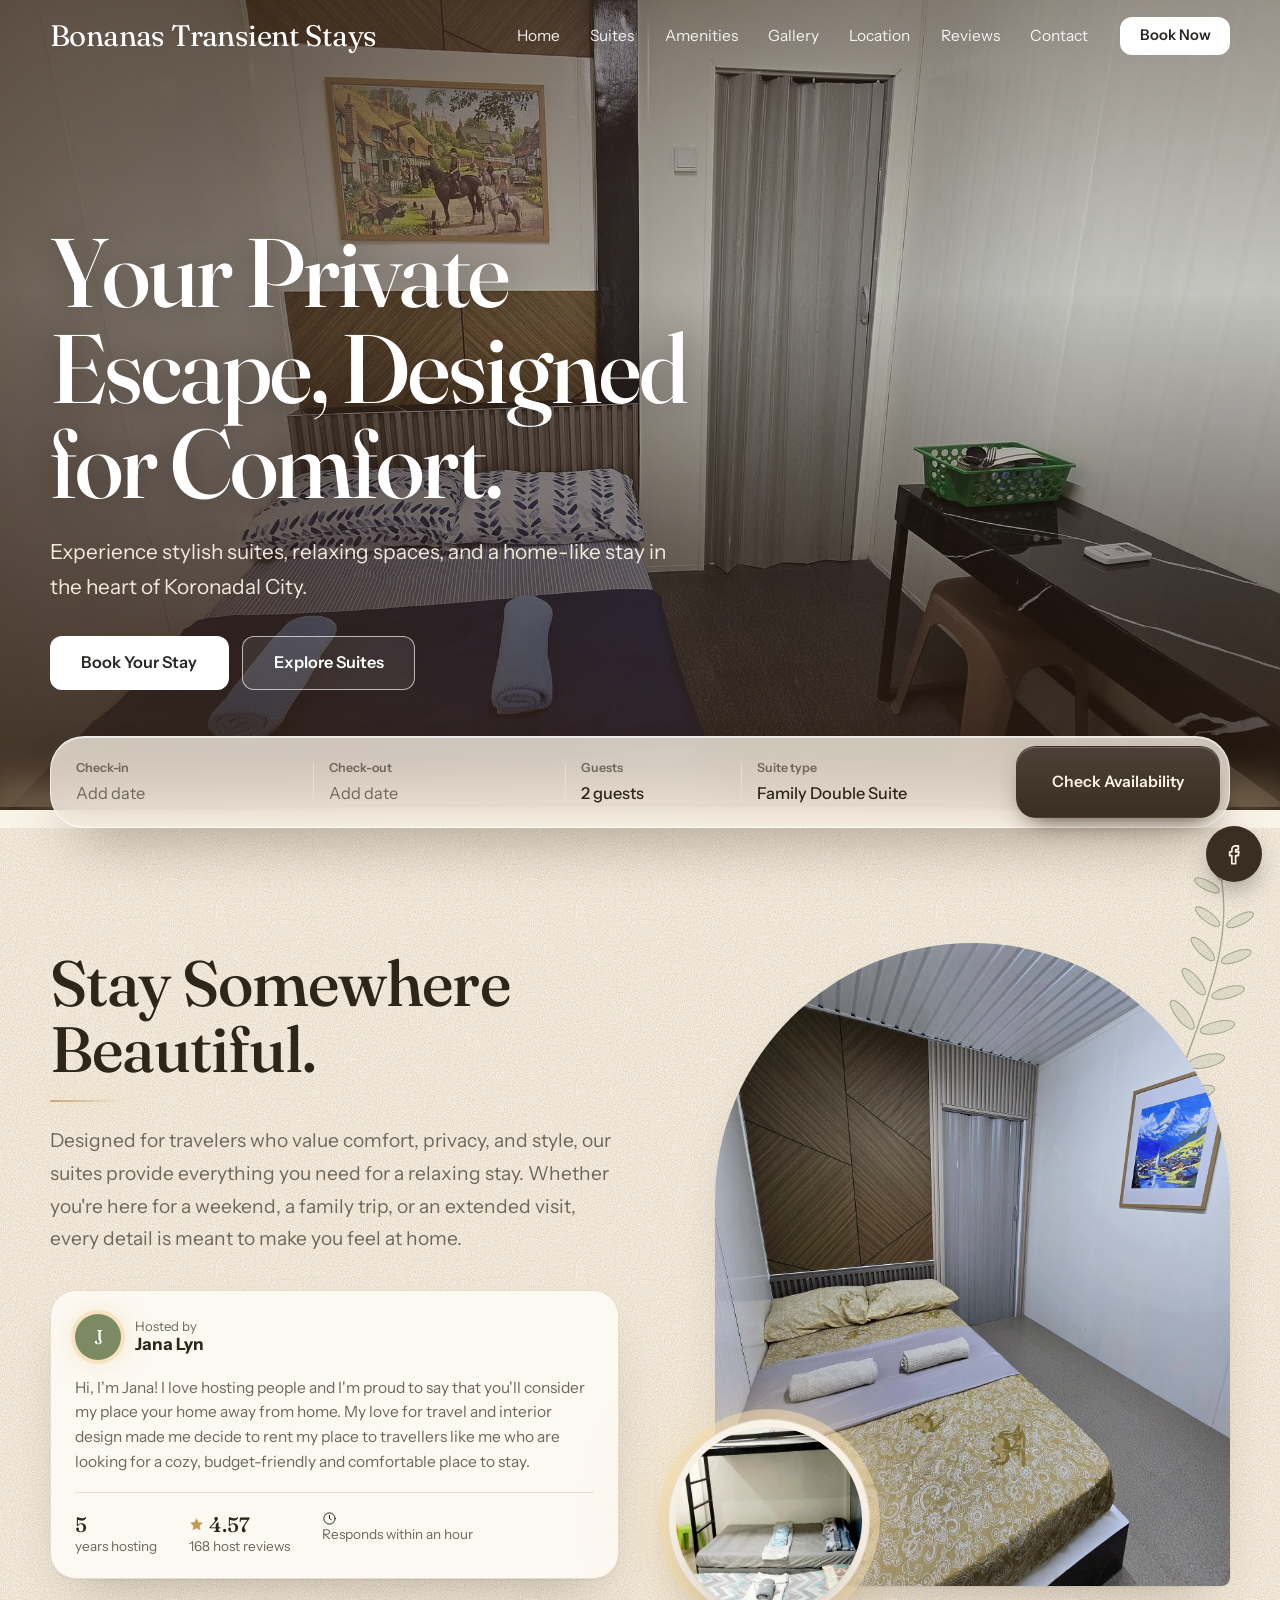
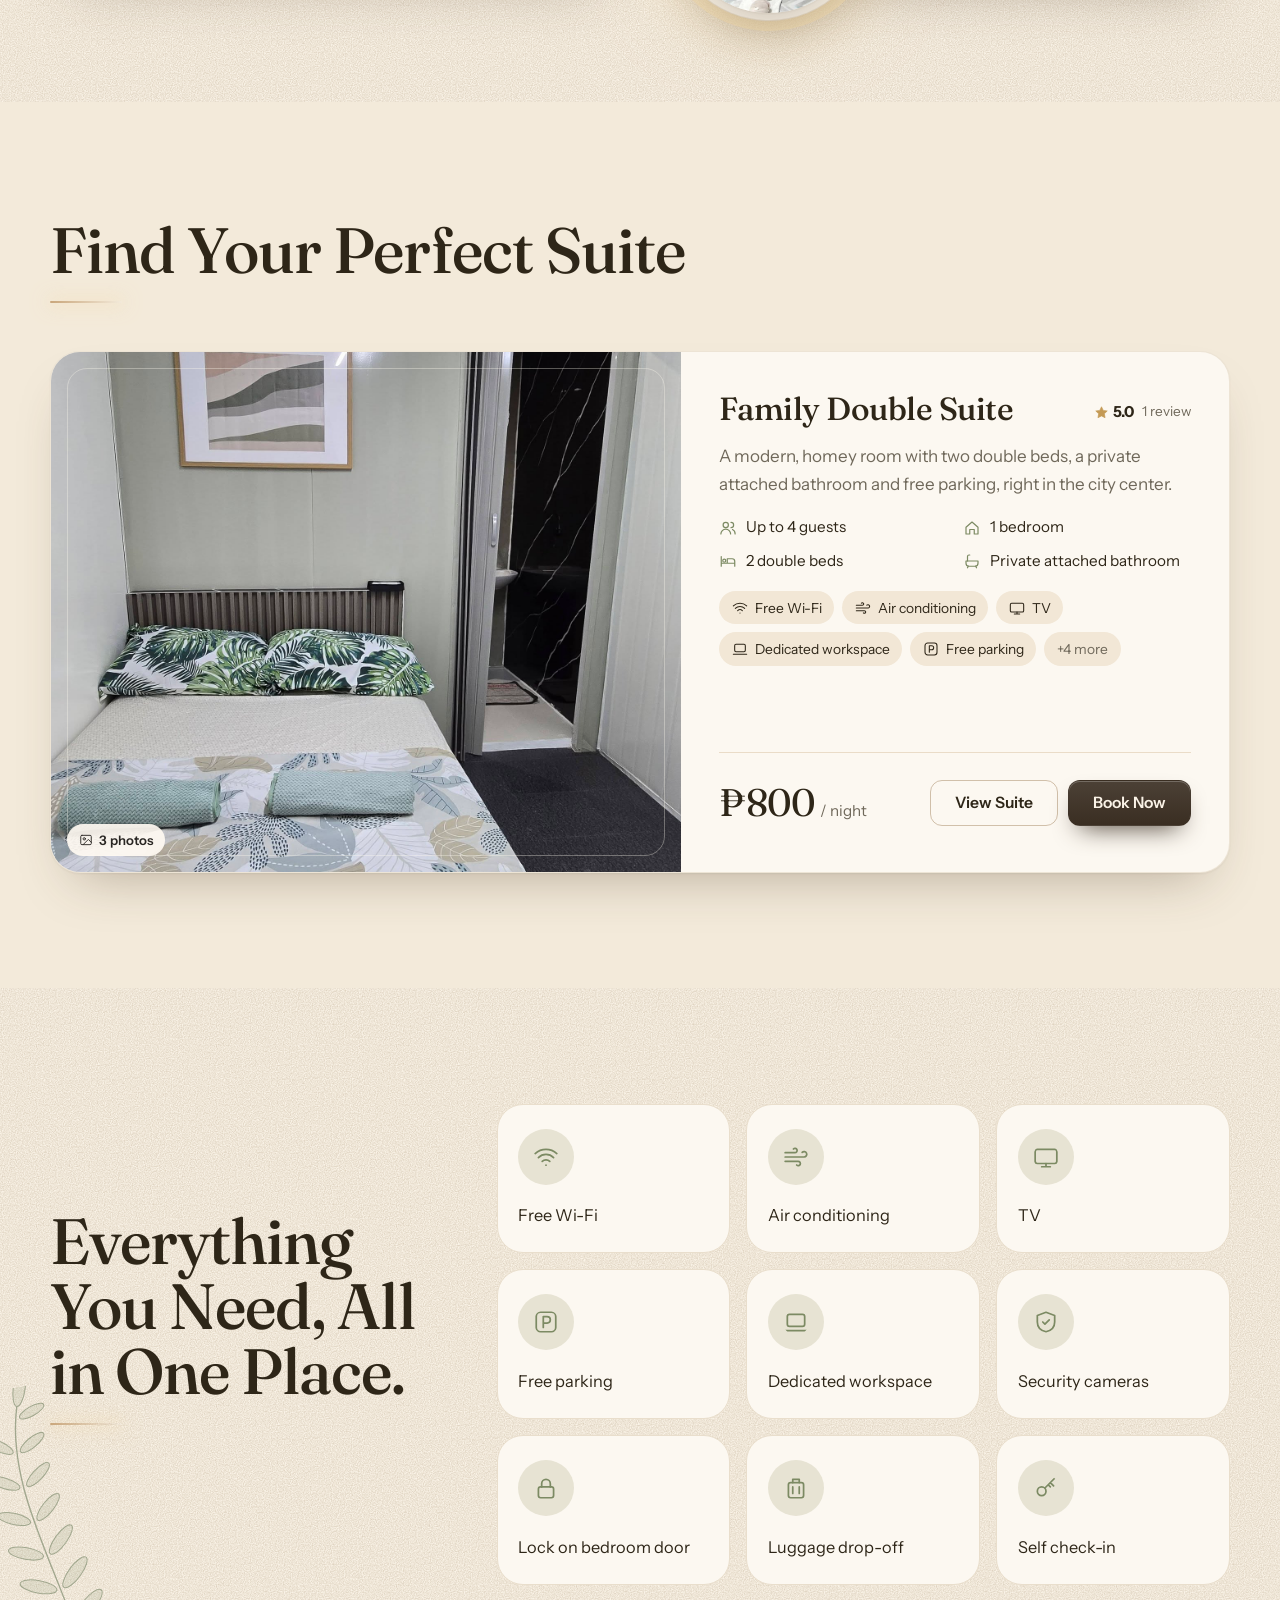
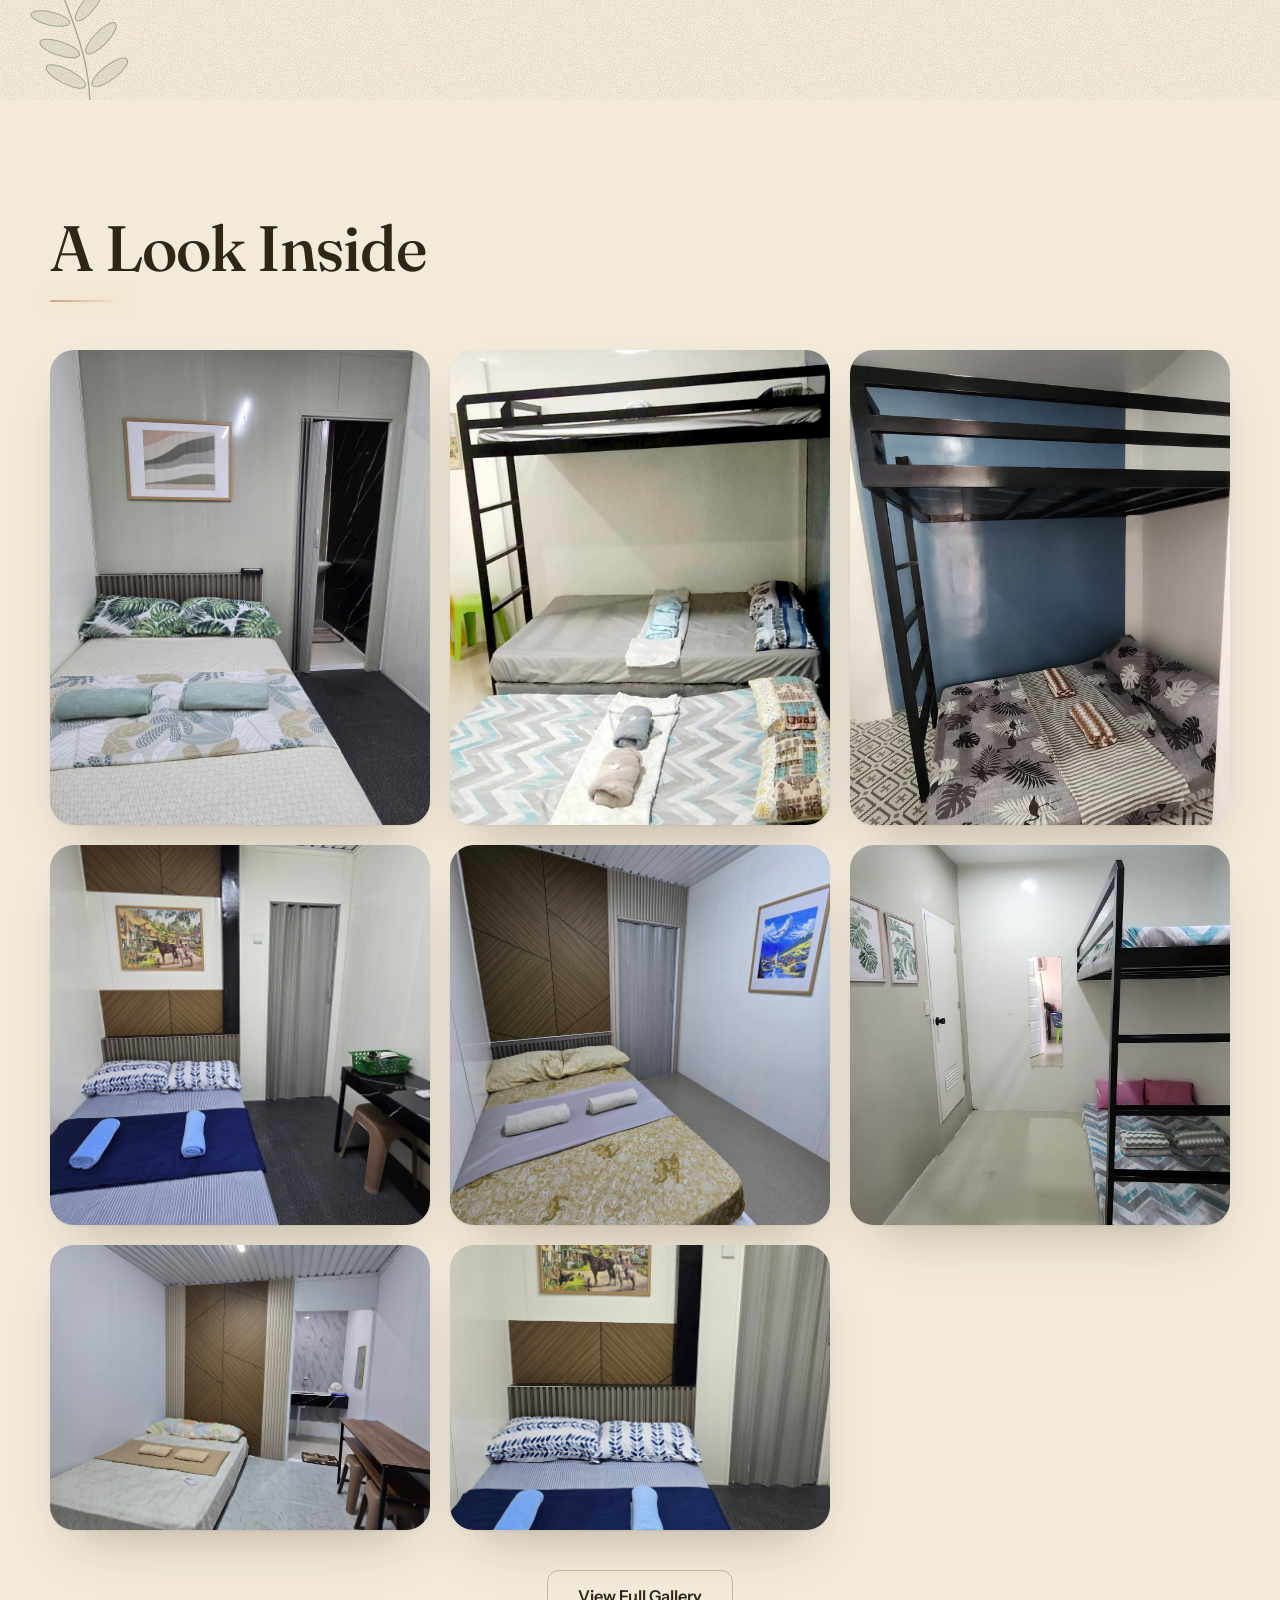
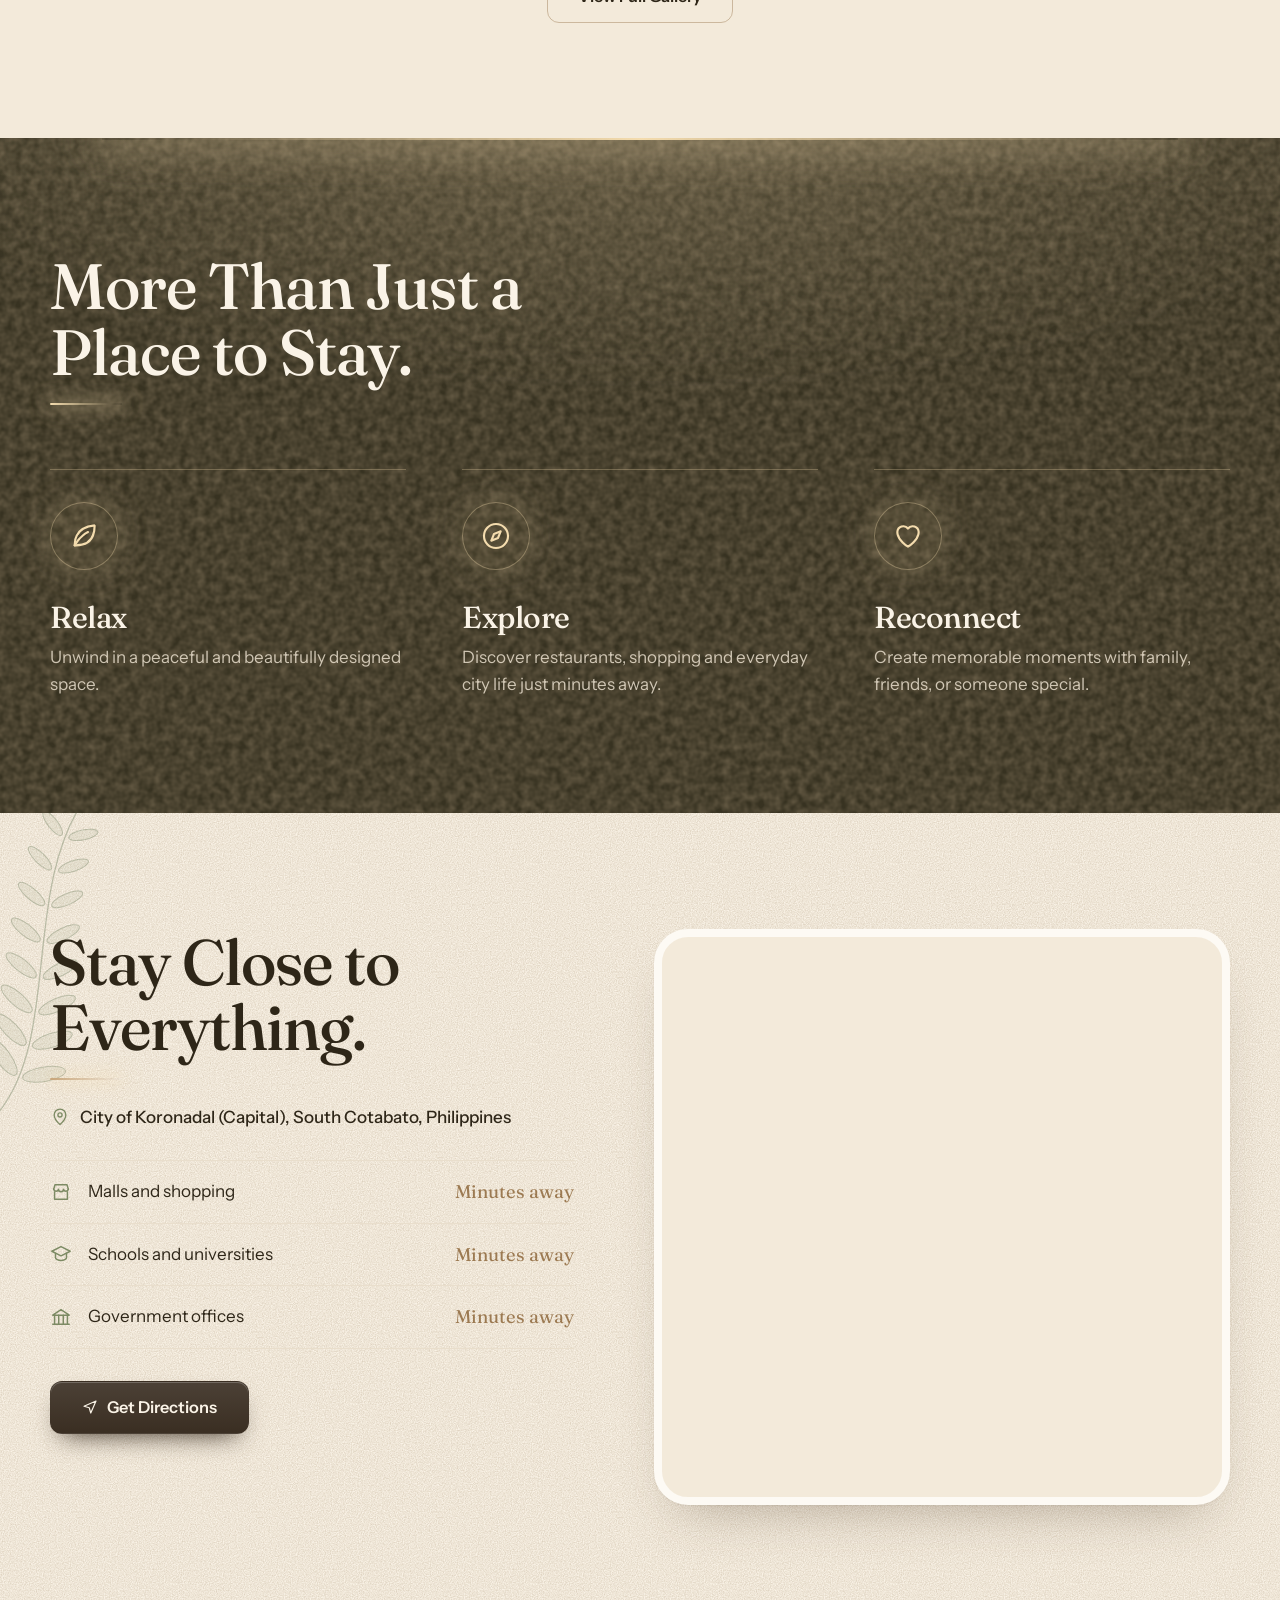
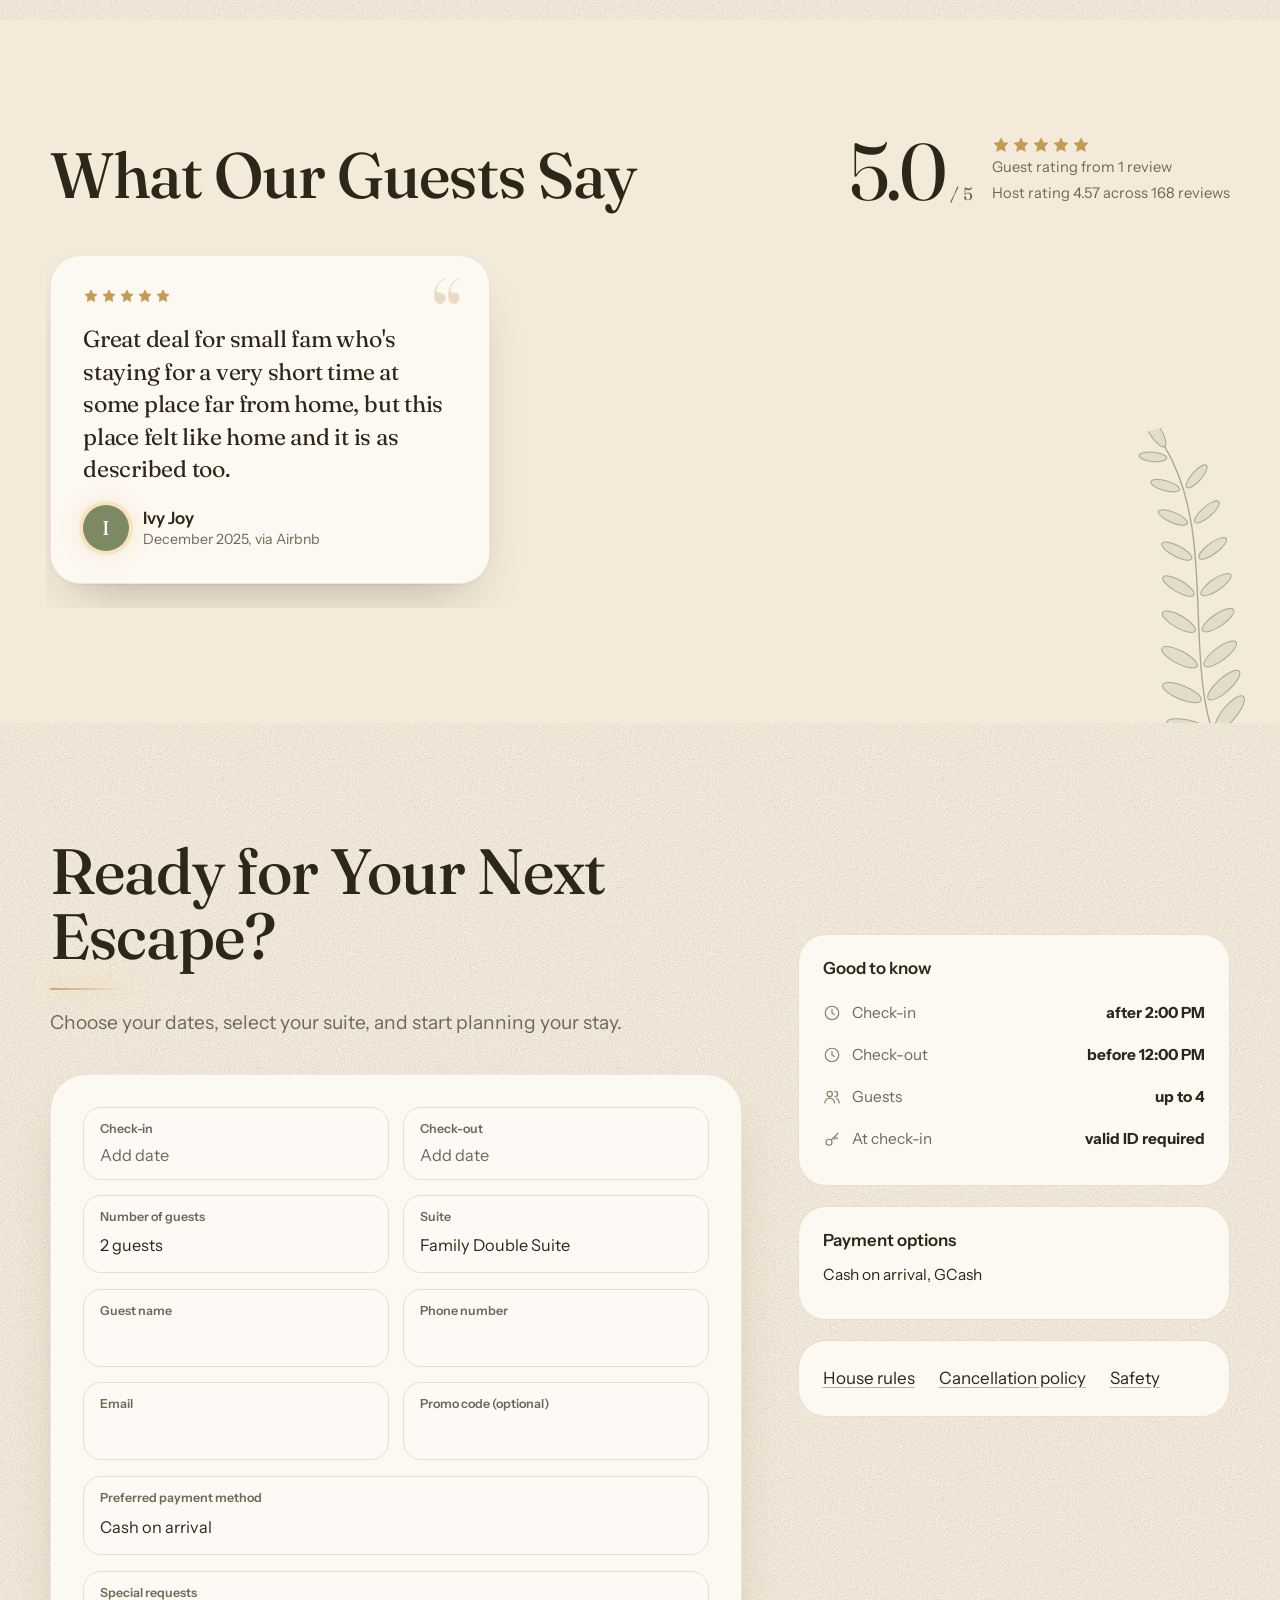
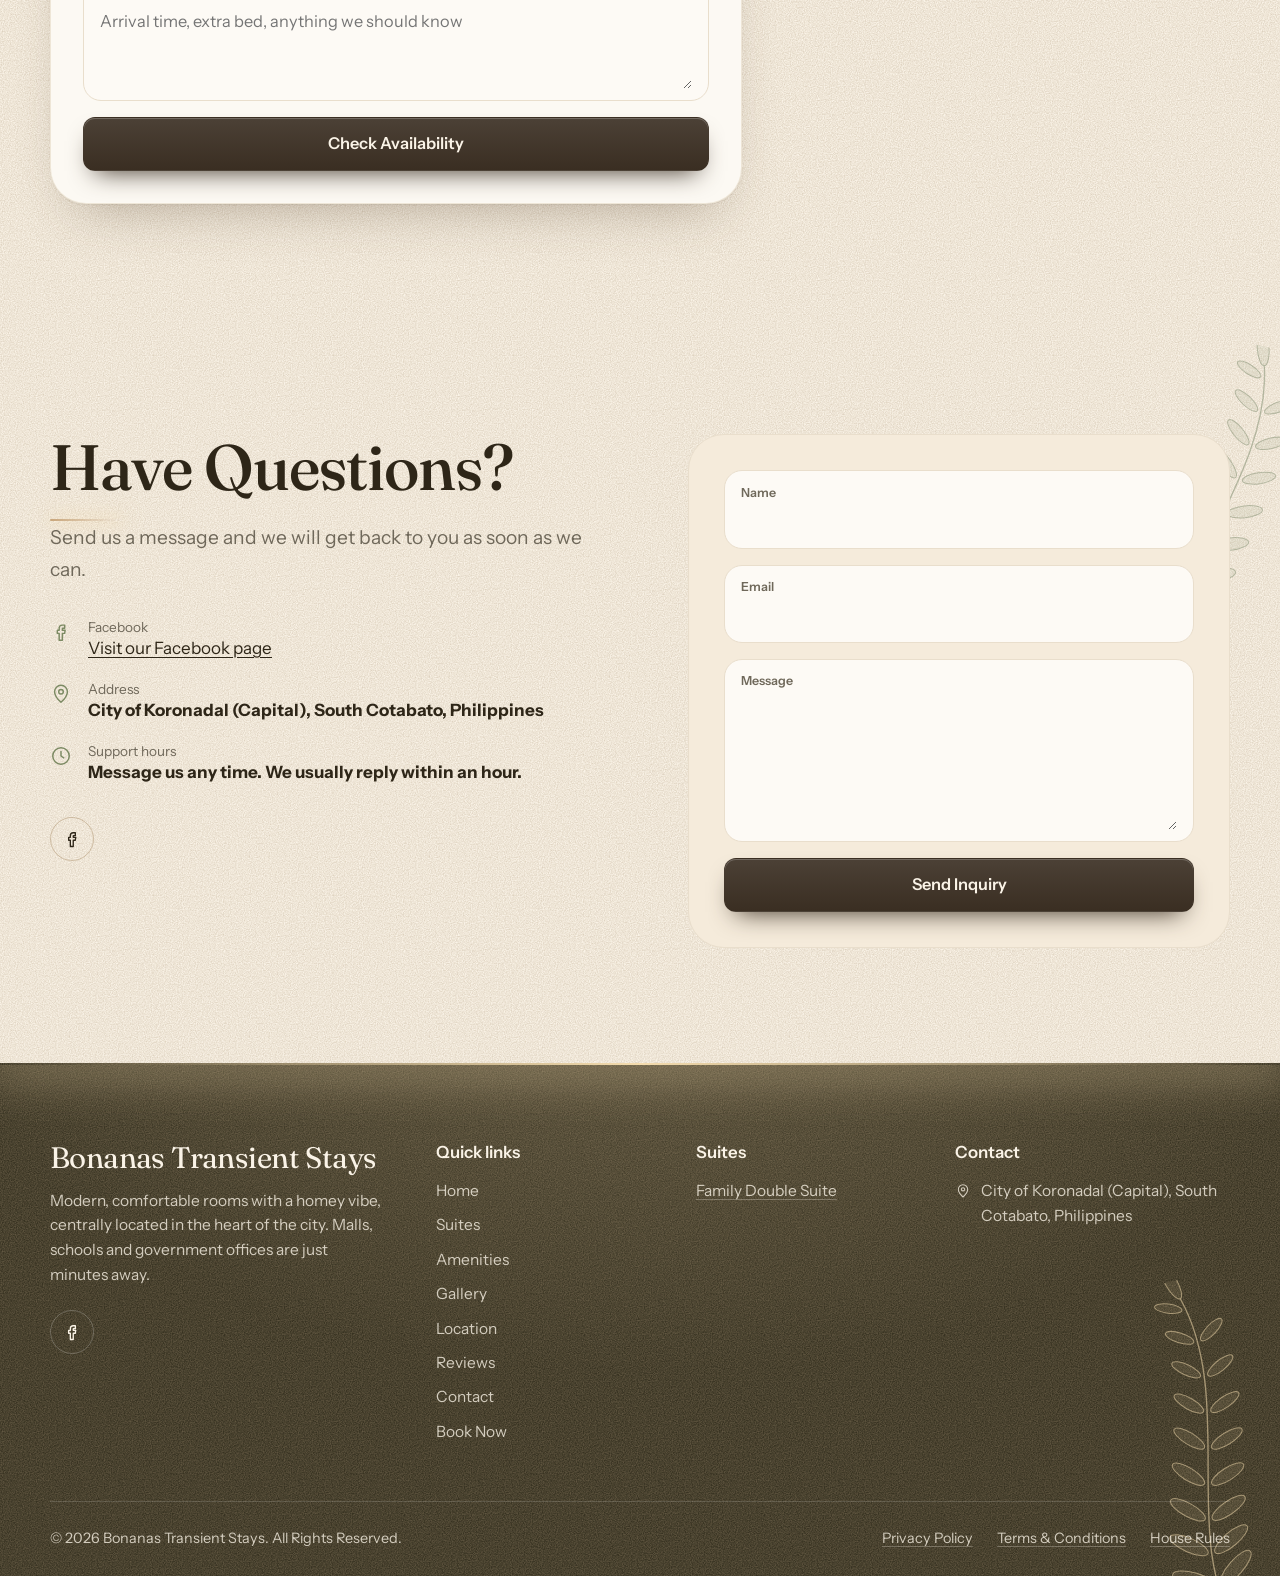
<file: bonanaswebsite/index.html>
<!doctype html>
<html lang="en">
<head>
<meta charset="utf-8">
<meta name="viewport" content="width=device-width, initial-scale=1, viewport-fit=cover">
<title>Bonanas Transient Stays | Hotel-like comfort in the heart of Koronadal City</title>
<meta name="description" content="Modern, comfortable rooms with a homey vibe, centrally located in the heart of the city. Malls, schools and government offices are just minutes away.">
<meta name="keywords" content="Koronadal transient house, Koronadal Airbnb, South Cotabato accommodation, Bonanas Transient Stays">
<meta name="theme-color" content="#FBF8F3">
<link rel="icon" href="data:image/svg+xml,%3Csvg xmlns=&#39;http://www.w3.org/2000/svg&#39; viewBox=&#39;0 0 32 32&#39;%3E%3Crect width=&#39;32&#39; height=&#39;32&#39; rx=&#39;8&#39; fill=&#39;%232A2724&#39;/%3E%3Ctext x=&#39;16&#39; y=&#39;23&#39; font-size=&#39;20&#39; text-anchor=&#39;middle&#39; fill=&#39;%23FBF8F3&#39; font-family=&#39;Georgia,serif&#39;%3EB%3C/text%3E%3C/svg%3E">
<meta property="og:type" content="website">
<meta property="og:site_name" content="Bonanas Transient Stays">
<meta property="og:title" content="Bonanas Transient Stays | Hotel-like comfort in the heart of Koronadal City">
<meta property="og:description" content="Modern, comfortable rooms with a homey vibe, centrally located in the heart of the city. Malls, schools and government offices are just minutes away.">
<meta property="og:image" content="uploads/seed-6fae373115-room-double-bed-private-bathroom.jpg">
<meta property="og:url" content="">
<meta name="twitter:card" content="summary_large_image">
<link rel="preconnect" href="https://fonts.googleapis.com">
<link rel="preconnect" href="https://fonts.gstatic.com" crossorigin>
<link rel="stylesheet" href="https://fonts.googleapis.com/css2?family=Fraunces:opsz,wght@9..144,300..700&amp;family=Instrument+Sans:wght@400..700&amp;display=swap">
<style id="theme">:root{--primary:#3A2E22;--accent:#7C8A63;--bg:#FAF3E7;--text:#2E2618;--font-head:'Fraunces', Georgia, serif;--font-body:'Instrument Sans',system-ui,-apple-system,'Segoe UI',sans-serif;--btn-radius:12px}</style>
<link rel="stylesheet" href="css/site.css">
<script type="application/ld+json">{"@context":"https://schema.org","@type":"LodgingBusiness","name":"Bonanas Transient Stays","description":"Modern, comfortable rooms with a homey vibe, centrally located in the heart of the city. Malls, schools and government offices are just minutes away.","image":"uploads/seed-6fae373115-room-double-bed-private-bathroom.jpg","address":{"@type":"PostalAddress","streetAddress":"City of Koronadal (Capital), South Cotabato","addressLocality":"City of Koronadal","addressRegion":"South Cotabato","addressCountry":"Philippines"},"geo":{"@type":"GeoCoordinates","latitude":6.4875511,"longitude":124.8504185},"aggregateRating":{"@type":"AggregateRating","ratingValue":5,"reviewCount":1,"bestRating":5},"checkinTime":"14:00","checkoutTime":"12:00"}</script>
</head>
<body>
<a class="skip" href="#app">Skip to content</a>
<div id="promoBar"></div>
<header id="nav" class="nav"></header>

<main id="app">
  <section id="home" class="hero">
    <div id="heroBg" class="hero-bg"></div>
    <div class="wrap hero-inner"><div id="heroText" class="hero-text"></div></div>
  </section>

  <div class="wrap search-wrap">
    <form id="searchCard" class="search-card" autocomplete="off" aria-label="Check availability">
      <button type="button" class="sc-field" data-act="pick" data-which="in"><span class="lbl">Check-in</span><span class="val" data-val="checkIn">Add date</span></button>
      <button type="button" class="sc-field" data-act="pick" data-which="out"><span class="lbl">Check-out</span><span class="val" data-val="checkOut">Add date</span></button>
      <label class="sc-field"><span class="lbl">Guests</span><select data-sync="guests"></select></label>
      <label class="sc-field"><span class="lbl">Suite type</span><select data-sync="suiteId"></select></label>
      <button type="submit" class="btn btn-primary sc-go">Check Availability</button>
    </form>
  </div>

  <section id="about" class="section"></section>
  <section id="suites" class="section alt"></section>
  <section id="amenities" class="section"></section>
  <section id="gallery" class="section alt"></section>
  <section id="experience" class="section band"></section>
  <section id="location" class="section"></section>
  <section id="reviews" class="section alt"></section>

  <section id="booking" class="section book">
    <div class="wrap book-grid">
      <div class="book-main">
        <div id="bookHead"></div>
        <form id="bookForm" class="book-form" autocomplete="off" novalidate>
          <div class="grid2">
            <button type="button" class="field" data-act="pick" data-which="in"><span class="lbl">Check-in</span><span class="val" data-val="checkIn">Add date</span></button>
            <button type="button" class="field" data-act="pick" data-which="out"><span class="lbl">Check-out</span><span class="val" data-val="checkOut">Add date</span></button>
            <label class="field"><span class="lbl">Number of guests</span><select data-sync="guests"></select></label>
            <label class="field"><span class="lbl">Suite</span><select data-sync="suiteId"></select></label>
          </div>
          <div class="grid2">
            <label class="field"><span class="lbl">Guest name</span><input name="name" type="text" autocomplete="name" required></label>
            <label class="field"><span class="lbl">Phone number</span><input name="phone" type="tel" autocomplete="tel" required></label>
            <label class="field"><span class="lbl">Email</span><input name="email" type="email" autocomplete="email" required></label>
            <label class="field"><span class="lbl">Promo code (optional)</span><input name="promo" type="text" autocapitalize="characters"></label>
          </div>
          <label class="field" id="payField" hidden><span class="lbl">Preferred payment method</span><select name="payment"></select></label>
          <label class="field"><span class="lbl">Special requests</span><textarea name="requests" rows="3" placeholder="Arrival time, extra bed, anything we should know"></textarea></label>
          <input class="hp" type="text" name="website" tabindex="-1" autocomplete="off" aria-hidden="true">
          <p class="form-msg" id="bookMsg" role="alert" hidden></p>
          <button type="submit" class="btn btn-primary btn-lg" id="bookCheck">Check Availability</button>
          <div id="quotePanel" class="quote" hidden></div>
        </form>
        <div id="bookDone" class="book-done" hidden></div>
      </div>
      <aside id="bookAside" class="book-aside"></aside>
    </div>
  </section>

  <section id="contact" class="section">
    <div class="wrap contact-grid">
      <div id="contactInfo"></div>
      <form id="contactForm" class="contact-form" novalidate>
        <label class="field"><span class="lbl">Name</span><input name="name" type="text" autocomplete="name" required></label>
        <label class="field"><span class="lbl">Email</span><input name="email" type="email" autocomplete="email" required></label>
        <label class="field"><span class="lbl">Message</span><textarea name="message" rows="5" required></textarea></label>
        <input class="hp" type="text" name="website" tabindex="-1" autocomplete="off" aria-hidden="true">
        <p class="form-msg" id="contactMsg" role="alert" hidden></p>
        <button class="btn btn-primary btn-lg" type="submit">Send Inquiry</button>
      </form>
      <div id="contactStatic" class="contact-form" hidden></div>
    </div>
  </section>
</main>

<footer id="footer" class="footer"></footer>
<div id="chat"></div>
<div id="layer"></div>
<div id="toast" class="toast" role="status" aria-live="polite"></div>

<noscript><h1>Bonanas Transient Stays</h1><p>Modern, comfortable rooms with a homey vibe, centrally located in the heart of the city. Malls, schools and government offices are just minutes away.</p></noscript>
<script id="boot" type="application/json">{"version":1790039022331,"theme":{"css":":root{--primary:#3A2E22;--accent:#7C8A63;--bg:#FAF3E7;--text:#2E2618;--font-head:'Fraunces', Georgia, serif;--font-body:'Instrument Sans',system-ui,-apple-system,'Segoe UI',sans-serif;--btn-radius:12px}","fonts":"https://fonts.googleapis.com/css2?family=Fraunces:opsz,wght@9..144,300..700&family=Instrument+Sans:wght@400..700&display=swap"},"meta":{"title":"Bonanas Transient Stays | Hotel-like comfort in the heart of Koronadal City","favicon":""},"today":"2026-09-22","property":{"name":"Bonanas Transient Stays","tagline":"Hotel-like comfort in the heart of Koronadal City","description":"Modern, comfortable rooms with a homey vibe, centrally located in the heart of the city. Malls, schools and government offices are just minutes away.","ownerName":"Jana Lyn","yearEstablished":"2021","logo":"","favicon":"","airbnbUrl":"https://www.airbnb.com.au/rooms/1036714068221847950","hostPhoto":"","hostBio":"Hi, I'm Jana! I love hosting people and I'm proud to say that you'll consider my place your home away from home. My love for travel and interior design made me decide to rent my place to travellers like me who are looking for a cozy, budget-friendly and comfortable place to stay.","hostRating":"4.57","hostReviews":"168","hostYears":"5","hostResponse":"Responds within an hour"},"location":{"address":"City of Koronadal (Capital), South Cotabato","addressNote":"","city":"City of Koronadal","province":"South Cotabato","country":"Philippines","lat":"6.4875511","lng":"124.8504185","mapEmbedUrl":"","mapsLink":"","landmarks":"","airportDistance":"","beachDistance":"","nearby":[{"category":"shopping","name":"Malls and shopping","time":"Minutes away"},{"category":"schools","name":"Schools and universities","time":"Minutes away"},{"category":"government","name":"Government offices","time":"Minutes away"}]},"contact":{"phone":"","email":"","messenger":"","whatsapp":"","viber":"","facebook":"https://www.facebook.com/people/Bonanas-Transient-Stays/100085919013016/","instagram":"","tiktok":"","emergencyContact":"","receptionHours":"Message us any time. We usually reply within an hour.","chatButton":true},"homepage":{"heroImage":"uploads/seed-5dec478340-room-double-bed-workspace.jpg","heroVideo":"","heroHeadline":"Your Private Escape, Designed for Comfort.","heroDescription":"Experience stylish suites, relaxing spaces, and a home-like stay in the heart of Koronadal City.","cta1Label":"Book Your Stay","cta1Link":"#booking","cta2Label":"Explore Suites","cta2Link":"#suites","introHeading":"Stay Somewhere Beautiful.","introText":"Designed for travelers who value comfort, privacy, and style, our suites provide everything you need for a relaxing stay. Whether you're here for a weekend, a family trip, or an extended visit, every detail is meant to make you feel at home.","introImage":"uploads/seed-409865268b-room-double-bed-wood-wall.jpg","featuredSuites":[],"featuredAmenities":[],"suitesHeading":"Find Your Perfect Suite","amenitiesHeading":"Everything You Need, All in One Place.","galleryHeading":"A Look Inside","experienceHeading":"More Than Just a Place to Stay.","experienceImage":"","experience":[{"icon":"leaf","title":"Relax","text":"Unwind in a peaceful and beautifully designed space."},{"icon":"compass","title":"Explore","text":"Discover restaurants, shopping and everyday city life just minutes away."},{"icon":"heart","title":"Reconnect","text":"Create memorable moments with family, friends, or someone special."}],"locationHeading":"Stay Close to Everything.","reviewsHeading":"What Our Guests Say","bookingHeading":"Ready for Your Next Escape?","bookingText":"Choose your dates, select your suite, and start planning your stay.","contactHeading":"Have Questions?","showPromoBanner":true,"showGallery":true,"showExperience":true,"showLocation":true,"showReviews":true},"policies":{"houseRules":"Check-in is after 2:00 PM and check-out is before 12:00 PM.\nMaximum of 4 guests per room.\nPlease treat the room and shared spaces with care and be considerate of neighbors.","checkInPolicy":"Self check-in: building staff will help you check in. Check-in is after 2:00 PM.","checkOutPolicy":"Please check out before 12:00 PM.","earlyCheckIn":"Early check-in may be possible depending on availability. Please message us in advance.","lateCheckOut":"Late check-out may be possible depending on availability. Please message us in advance.","quietHours":"","visitorPolicy":"Registered guests only. Please let us know in advance if you expect visitors.","petPolicy":"","smokingPolicy":"","idRequirements":"A valid government-issued ID is required at check-in.","cancellation":"Free cancellation up to 48 hours before check-in. Later cancellations may forfeit the first night.","refund":"Eligible refunds are returned through the original payment method within 7 business days.","privacy":"We collect your name, email address and phone number only to process your booking or answer your inquiry. We never sell your data. We share it only with people who need it to host you, such as building staff. Contact us any time to have your information corrected or removed.","terms":"By requesting a booking you agree to our house rules, cancellation policy and payment terms. A booking is confirmed once we reply to your request. Guests are responsible for any damage to the property during their stay.","safety":"Exterior security cameras are installed on the property. Building staff can assist you at check-in.","emergency":""},"rules":{"minStay":1,"maxStay":30,"checkInTime":"14:00","checkOutTime":"12:00","requireId":true,"depositRequired":false,"depositPercent":50,"autoConfirm":false},"payments":{"methods":[{"key":"cash","label":"Cash on arrival"},{"key":"gcash","label":"GCash"}],"instructions":"After we confirm your request we will send you the payment details. Your booking is secured once payment is received."},"pricing":{"symbol":"₱","currency":"PHP","taxPercent":0},"amenities":[{"key":"wifi","label":"Free Wi-Fi","icon":"wifi"},{"key":"aircon","label":"Air conditioning","icon":"aircon"},{"key":"tv","label":"TV","icon":"tv"},{"key":"fridge","label":"Refrigerator","icon":"fridge"},{"key":"microwave","label":"Microwave","icon":"microwave"},{"key":"kitchen","label":"Kitchen","icon":"kitchen"},{"key":"coffee","label":"Coffee & tea","icon":"coffee"},{"key":"washer","label":"Washing machine","icon":"washer"},{"key":"hairdryer","label":"Hair dryer","icon":"hairdryer"},{"key":"hotshower","label":"Hot shower","icon":"shower"},{"key":"balcony","label":"Balcony","icon":"balcony"},{"key":"pool","label":"Swimming pool","icon":"pool"},{"key":"parking","label":"Free parking","icon":"parking"},{"key":"workspace","label":"Dedicated workspace","icon":"laptop"},{"key":"dining","label":"Dining area","icon":"dining"},{"key":"towels","label":"Towels","icon":"towel"},{"key":"toiletries","label":"Toiletries","icon":"drop"},{"key":"security","label":"Security cameras","icon":"shield"},{"key":"elevator","label":"Elevator","icon":"elevator"},{"key":"generator","label":"Backup power","icon":"zap"},{"key":"doorlock","label":"Lock on bedroom door","icon":"lock"},{"key":"luggage","label":"Luggage drop-off","icon":"luggage"},{"key":"selfcheckin","label":"Self check-in","icon":"key"}],"categories":[{"key":"bedroom","label":"Bedroom"},{"key":"living","label":"Living room"},{"key":"kitchen","label":"Kitchen"},{"key":"bathroom","label":"Bathroom"},{"key":"balcony","label":"Balcony"},{"key":"dining","label":"Dining area"},{"key":"pool","label":"Pool"},{"key":"exterior","label":"Exterior"},{"key":"common","label":"Common areas"},{"key":"attraction","label":"Nearby attractions"}],"suites":[{"name":"Family Double Suite","unitNumber":"","type":"Room in a rental unit","active":true,"shortDescription":"A modern, homey room with two double beds, a private attached bathroom and free parking, right in the city center.","description":"Your own room in a home, plus access to shared spaces. Stay at this modern and comfortable room with a homey vibe, centrally located at the heart of the city. Malls, schools and government offices are just minutes away.\n\nThe room sleeps up to four guests across two double beds, with a private bathroom attached, air conditioning, Wi-Fi and a dedicated workspace. Check in yourself with help from the building staff, and park for free on the premises.","maxGuests":4,"includedGuests":2,"bedrooms":1,"beds":2,"bedsText":"2 double beds","bathrooms":1,"bathroomText":"Private attached bathroom","floor":"","roomSize":"","balcony":false,"viewType":"","smoking":"","petPolicy":"","accessibility":"","virtualTourUrl":"","amenities":["wifi","aircon","tv","workspace","parking","security","doorlock","luggage","selfcheckin"],"priceRegular":800,"priceWeekend":0,"priceHoliday":0,"priceWeekly":0,"priceMonthly":0,"promoPrice":0,"discountPercent":0,"cleaningFee":0,"securityDeposit":1000,"extraGuestFee":0,"extraBedFee":0,"minStay":1,"maxStay":30,"id":"s_family","_sort":1,"createdAt":"2026-09-22T01:03:37.761Z","updatedAt":"2026-09-22T01:03:37.761Z","busy":[],"rating":{"avg":5,"count":1}}],"photos":[{"id":"p_2a65d17301","suiteId":"s_family","category":"bedroom","url":"uploads/seed-6fae373115-room-double-bed-private-bathroom.jpg","caption":"Double bed with private attached bathroom","primary":true},{"id":"p_47b16c97b4","suiteId":"","category":"bedroom","url":"uploads/seed-5dec478340-room-double-bed-workspace.jpg","caption":"Room with a workspace desk","primary":false},{"id":"p_9951744c2f","suiteId":"s_family","category":"bedroom","url":"uploads/seed-8c4bc48004-room-double-bed-desk-sink.jpg","caption":"Bright room with desk and sink area","primary":false},{"id":"p_bbc0f60cc0","suiteId":"s_family","category":"bedroom","url":"uploads/seed-1455ab1b37-room-two-beds-loft.jpg","caption":"Two beds with a loft bed above","primary":false},{"id":"p_e307f39523","suiteId":"","category":"bedroom","url":"uploads/seed-409865268b-room-double-bed-wood-wall.jpg","caption":"Double bed with a wood accent wall","primary":false},{"id":"p_267dd07e65","suiteId":"","category":"bedroom","url":"uploads/seed-0f2a9ea836-room-double-bed-blue-linens.jpg","caption":"Fresh linens and rolled towels","primary":false},{"id":"p_cd3d6398dd","suiteId":"","category":"bedroom","url":"uploads/seed-6c5c67f26d-room-loft-bed-blue-wall.jpg","caption":"Loft bed with a blue accent wall","primary":false},{"id":"p_0370e1ea33","suiteId":"","category":"bedroom","url":"uploads/seed-60baa9964e-room-loft-leaf-art.jpg","caption":"Loft room with leaf-print wall art","primary":false},{"id":"p_3459691007","suiteId":"","category":"bedroom","url":"uploads/seed-8acf16a1fe-room-shared-bunk-beds.jpg","caption":"Shared room with bunk beds","primary":false}],"reviews":[{"id":"r_f8697ab890","name":"Ivy Joy","photo":"","rating":5,"date":"2025-12-01","text":"Great deal for small fam who's staying for a very short time at some place far from home, but this place felt like home and it is as described too.","source":"Airbnb","suiteId":""}],"rating":{"avg":5,"count":1},"promotions":[],"static":true,"staticCfg":{"weekendDays":"5,6","holidays":[],"tzOffset":8,"maxAdvanceDays":365,"forms":"netlify"}}</script>
<script src="js/shared.js"></script>
<script src="js/pricing.js"></script>
<script src="js/site.js"></script>
<form name="booking" data-netlify="true" netlify-honeypot="website" hidden><input name="suite"><input name="check_in"><input name="check_out"><input name="nights"><input name="guests"><input name="estimated_total"><input name="promo_code"><input name="payment_method"><input name="guest_name"><input name="phone"><input name="email"><textarea name="requests"></textarea><textarea name="message"></textarea><input name="website"></form>
<form name="inquiry" data-netlify="true" netlify-honeypot="website" hidden><input name="name"><input name="email"><textarea name="message"></textarea><input name="website"></form>
</body>
</html>
</file>
<file: bonanaswebsite/css/site.css>
/* Brand colours and fonts arrive from the database as CSS variables (see <style id="theme">).
   Everything else below is derived from them, so any palette the owner picks stays harmonious. */
:root {
  --surface: color-mix(in srgb, var(--bg), var(--text) 5%);
  --line: color-mix(in srgb, var(--bg), var(--text) 14%);
  --muted: color-mix(in srgb, var(--text) 62%, var(--bg));
  --band: color-mix(in srgb, var(--text) 92%, #000);
  --gold: #b8893b;
  --radius: 22px;
  --shadow: 0 1px 2px rgba(42, 39, 36, 0.05), 0 18px 40px -18px rgba(42, 39, 36, 0.28);
  --nav-h: 72px;
}
*, *::before, *::after { box-sizing: border-box; }
html { scroll-behavior: smooth; -webkit-text-size-adjust: 100%; }
body {
  margin: 0; background: var(--bg); color: var(--text);
  font-family: var(--font-body); font-size: 1.0625rem; line-height: 1.6;
  -webkit-font-smoothing: antialiased; text-rendering: optimizeLegibility;
}
body.locked { overflow: hidden; }
[hidden] { display: none !important; }
img, video, iframe { display: block; max-width: 100%; }
a { color: inherit; }
button, input, select, textarea { font: inherit; color: inherit; }
button { cursor: pointer; }
h1, h2, h3, h4, h5 { font-family: var(--font-head); font-weight: 400; margin: 0; letter-spacing: -0.015em; line-height: 1.1; }
h1 { font-size: clamp(2.7rem, 7vw, 5.4rem); letter-spacing: -0.03em; line-height: 1.02; }
h2 { font-size: clamp(2rem, 4.4vw, 3.3rem); }
h3 { font-size: 1.65rem; }
h4 { font-size: 1.05rem; font-family: var(--font-body); font-weight: 600; letter-spacing: 0; }
p { margin: 0 0 1em; }
.lead { font-size: 1.15rem; color: var(--muted); max-width: 40rem; line-height: 1.7; }
.muted { color: var(--muted); }
.center { text-align: center; margin-top: 2.5rem; }
.wrap { width: min(1180px, 100% - 2.5rem); margin-inline: auto; }
.ico { flex: none; }
:focus-visible { outline: 2px solid var(--accent); outline-offset: 3px; border-radius: 6px; }
.skip { position: absolute; left: -999px; top: 0; background: var(--primary); color: var(--bg); padding: 0.6rem 1rem; z-index: 300; }
.skip:focus { left: 0; }
.hp { position: absolute; left: -9999px; width: 1px; height: 1px; opacity: 0; }
.link { background: none; border: 0; padding: 0; text-decoration: underline; text-underline-offset: 3px; text-decoration-color: color-mix(in srgb, currentColor 35%, transparent); }
.link:hover { text-decoration-color: currentColor; }
.stars { display: inline-flex; gap: 2px; vertical-align: middle; }
.stars .on, .gold { color: var(--gold); }
.stars .off { color: var(--line); }
.empty { color: var(--muted); }

/* ---------- buttons ---------- */
.btn {
  display: inline-flex; align-items: center; justify-content: center; gap: 0.5rem;
  padding: 0.8rem 1.5rem; border-radius: var(--btn-radius); border: 1px solid transparent;
  font-weight: 600; font-size: 0.98rem; text-decoration: none; line-height: 1.2; white-space: nowrap;
  transition: transform 0.2s ease, background 0.2s ease, box-shadow 0.2s ease, border-color 0.2s ease;
}
.btn:hover { transform: translateY(-1px); }
.btn:active { transform: translateY(0); }
.btn:disabled { opacity: 0.6; cursor: wait; transform: none; }
.btn-lg { padding: 1rem 1.9rem; font-size: 1.02rem; }
.btn-sm { padding: 0.6rem 1.15rem; font-size: 0.92rem; }
.btn-primary { background: var(--primary); color: var(--bg); box-shadow: 0 8px 20px -10px var(--primary); }
.btn-primary:hover { background: color-mix(in srgb, var(--primary), var(--accent) 22%); }
.btn-outline { background: transparent; border-color: color-mix(in srgb, var(--text) 30%, transparent); color: var(--text); }
.btn-outline:hover { border-color: var(--text); background: color-mix(in srgb, var(--text) 5%, transparent); }
.btn-light { background: #fff; color: #2a2724; }
.btn-light:hover { background: #f4efe6; }
.btn-ghost { border-color: rgba(255, 255, 255, 0.65); color: #fff; backdrop-filter: blur(6px); background: rgba(255, 255, 255, 0.08); }
.btn-ghost:hover { background: rgba(255, 255, 255, 0.2); }

/* ---------- promo bar + nav ---------- */
.promo-bar { background: var(--accent); color: #fff; font-size: 0.93rem; position: relative; z-index: 60; }
.promo-in { display: flex; align-items: center; justify-content: center; gap: 1.25rem; padding: 0.6rem 2rem 0.6rem 0; text-align: center; flex-wrap: wrap; position: relative; }
.promo-in a { font-weight: 600; text-underline-offset: 3px; }
.code { display: inline-flex; align-items: center; gap: 0.35rem; border: 1px dashed currentColor; background: transparent; padding: 0.05rem 0.55rem; border-radius: 6px; font-weight: 600; letter-spacing: 0.04em; }
.promo-x { position: absolute; right: 0; top: 50%; transform: translateY(-50%); background: none; border: 0; color: inherit; opacity: 0.8; padding: 0.4rem; }

.nav { position: sticky; top: 0; z-index: 50; height: var(--nav-h); margin-bottom: calc(var(--nav-h) * -1); color: #fff; transition: background 0.3s, color 0.3s, box-shadow 0.3s; }
.nav.solid, .nav.open { background: color-mix(in srgb, var(--bg) 92%, transparent); backdrop-filter: blur(14px); -webkit-backdrop-filter: blur(14px); color: var(--text); box-shadow: 0 1px 0 var(--line); }
.nav-in { height: var(--nav-h); display: flex; align-items: center; gap: 2rem; }
.brand { text-decoration: none; display: inline-flex; align-items: center; }
.brand-name { font-family: var(--font-head); font-size: 1.5rem; letter-spacing: -0.02em; line-height: 1; }
.logo { height: 40px; width: auto; }
.nav-links { display: none; gap: 1.9rem; margin-left: auto; font-size: 0.97rem; }
.nav-links a { text-decoration: none; opacity: 0.9; position: relative; padding: 0.3rem 0; }
.nav-links a::after { content: ''; position: absolute; left: 0; right: 0; bottom: 0; height: 1px; background: currentColor; transform: scaleX(0); transform-origin: left; transition: transform 0.25s; }
.nav-links a:hover::after { transform: scaleX(1); }
.nav-cta { margin-left: auto; }
.nav:not(.solid):not(.open) .nav-cta { background: #fff; color: #2a2724; box-shadow: none; }
.nav-toggle { background: none; border: 0; color: inherit; padding: 0.4rem; display: grid; place-items: center; }
.drawer { display: none; position: absolute; top: var(--nav-h); left: 0; right: 0; background: var(--bg); color: var(--text); flex-direction: column; padding: 0.5rem 1.25rem 1.5rem; box-shadow: 0 24px 40px -20px rgba(0, 0, 0, 0.3); }
.nav.open .drawer { display: flex; }
.drawer a { text-decoration: none; padding: 0.9rem 0; border-bottom: 1px solid var(--line); font-size: 1.1rem; }
.drawer .btn { margin-top: 1rem; border: 0; color: var(--bg); text-align: center; }
@media (min-width: 960px) {
  .nav-links { display: flex; }
  .nav-cta { margin-left: 0; }
  .nav-toggle, .drawer { display: none !important; }
}

@media (max-width: 480px) { .brand-name { font-size: 1.2rem; line-height: 1.05; } .nav-in { gap: 1rem; } }

/* ---------- hero (the one orchestrated entrance) ---------- */
.hero { position: relative; min-height: min(90vh, 860px); display: flex; align-items: flex-end; color: #fff; overflow: hidden; background: #3a3530; }
.hero-bg, .hero-media { position: absolute; inset: 0; width: 100%; height: 100%; }
.hero-media { object-fit: cover; animation: settle 2.6s cubic-bezier(0.2, 0.6, 0.2, 1) both; }
.hero-shade { position: absolute; inset: 0; background: linear-gradient(90deg, rgba(20, 18, 16, 0.55) 0%, rgba(20, 18, 16, 0.2) 55%, rgba(20, 18, 16, 0) 80%), linear-gradient(180deg, rgba(20, 18, 16, 0.5) 0%, rgba(20, 18, 16, 0.1) 38%, rgba(20, 18, 16, 0.78) 100%); }
.hero-inner { position: relative; padding: calc(var(--nav-h) + 3rem) 0 7.5rem; }
.hero-text { max-width: 46rem; }
.hero-text h1 { text-wrap: balance; text-shadow: 0 2px 30px rgba(0, 0, 0, 0.25); }
.hero-text .lead { color: rgba(255, 255, 255, 0.9); margin: 1.4rem 0 2rem; font-size: clamp(1.05rem, 2vw, 1.3rem); }
.hero-cta { display: flex; flex-wrap: wrap; gap: 0.85rem; }
.hero-text > * { animation: rise 0.9s cubic-bezier(0.2, 0.7, 0.2, 1) both; }
.hero-text > :nth-child(2) { animation-delay: 0.18s; }
.hero-text > :nth-child(3) { animation-delay: 0.34s; }
@keyframes rise { from { opacity: 0; transform: translateY(22px); } }
@keyframes settle { from { transform: scale(1.07); } }

/* ---------- search card ---------- */
.search-wrap { margin-top: -4.6rem; position: relative; z-index: 5; }
.search-card { background: var(--bg); border-radius: 26px; box-shadow: var(--shadow); padding: 0.6rem; display: grid; grid-template-columns: 1fr 1fr; gap: 0.35rem; }
.sc-field { text-align: left; background: none; border: 0; border-radius: 18px; padding: 0.75rem 1rem; display: flex; flex-direction: column; gap: 0.1rem; min-width: 0; transition: background 0.2s; }
.sc-field:hover, .sc-field:focus-within { background: var(--surface); }
.lbl { font-size: 0.78rem; font-weight: 600; color: var(--muted); }
.val { font-size: 1.02rem; color: var(--muted); }
.val.set { color: var(--text); font-weight: 500; }
.sc-field select { appearance: none; -webkit-appearance: none; border: 0; background: transparent; padding: 0; font-size: 1.02rem; font-weight: 500; width: 100%; cursor: pointer; }
.sc-field select:focus { outline: none; }
.sc-go { grid-column: 1 / -1; border-radius: 18px; padding: 1rem; }
@media (min-width: 640px) { .search-card { grid-template-columns: repeat(4, 1fr); } .sc-go { grid-column: 1 / -1; } }
@media (min-width: 1000px) {
  .search-card { grid-template-columns: 1.15fr 1.15fr 0.8fr 1.25fr auto; align-items: stretch; padding: 0.55rem; gap: 0; }
  .sc-field { border-radius: 20px; }
  .sc-field + .sc-field { position: relative; }
  .sc-field + .sc-field::before { content: ''; position: absolute; left: 0; top: 24%; bottom: 24%; width: 1px; background: var(--line); }
  .sc-go { grid-column: auto; padding: 0 2.2rem; border-radius: 20px; }
}

/* ---------- sections ---------- */
.section { padding: clamp(4.5rem, 9vw, 8rem) 0; }
.section.alt { background: var(--surface); }
.section.band { background: var(--band); color: var(--bg); background-size: cover; background-position: center; }
.sec-head { display: flex; flex-wrap: wrap; align-items: end; justify-content: space-between; gap: 1.5rem; margin-bottom: 3rem; }
[id] { scroll-margin-top: calc(var(--nav-h) + 8px); }

/* about */
.about-grid { display: grid; gap: 3.5rem; align-items: center; }
.about-copy .lead { margin-top: 1.4rem; }
.about-media img { width: 100%; aspect-ratio: 4 / 5; object-fit: cover; border-radius: 999px 999px 28px 28px; box-shadow: var(--shadow); }
.host { margin-top: 2.2rem; padding: 1.4rem 1.5rem; background: var(--surface); border-radius: 20px; }
.host-top { display: flex; align-items: center; gap: 0.9rem; }
.host-top > div { display: flex; flex-direction: column; line-height: 1.25; }
.host-by { font-size: 0.82rem; color: var(--muted); }
.avatar { width: 46px; height: 46px; border-radius: 50%; object-fit: cover; background: var(--accent); color: #fff; display: inline-grid; place-items: center; font-family: var(--font-head); font-size: 1.25rem; flex: none; }
.host-bio { margin: 1rem 0 0; font-size: 0.97rem; color: var(--muted); }
.host-stats { list-style: none; margin: 1.1rem 0 0; padding: 1.1rem 0 0; border-top: 1px solid var(--line); display: flex; flex-wrap: wrap; gap: 1.25rem 2rem; }
.host-stats li { display: flex; flex-direction: column; line-height: 1.3; }
.host-stats strong { font-family: var(--font-head); font-weight: 500; font-size: 1.3rem; display: inline-flex; align-items: center; gap: 0.3rem; }
.host-stats span { font-size: 0.85rem; color: var(--muted); }
@media (min-width: 900px) { .about-grid { grid-template-columns: 1.05fr 0.95fr; gap: 6rem; } }

/* suites */
.suites { display: grid; gap: 2rem; }
.suite { display: grid; background: var(--bg); border-radius: var(--radius); overflow: hidden; box-shadow: var(--shadow); }
.suite-media { position: relative; padding: 0; border: 0; background: var(--surface); overflow: hidden; aspect-ratio: 4 / 3; display: block; width: 100%; }
.suite-media img { position: absolute; inset: 0; width: 100%; height: 100%; object-fit: cover; transition: transform 0.8s cubic-bezier(0.2, 0.6, 0.2, 1); }
.suite-media:hover img { transform: scale(1.045); }
.badge { position: absolute; left: 1rem; bottom: 1rem; background: rgba(255, 255, 255, 0.92); color: #2a2724; font-size: 0.82rem; font-weight: 600; padding: 0.35rem 0.75rem; border-radius: 999px; display: inline-flex; gap: 0.35rem; align-items: center; }
.suite-body { padding: 1.6rem 1.6rem 1.7rem; display: flex; flex-direction: column; gap: 1.1rem; }
.suite-head { display: flex; align-items: baseline; justify-content: space-between; gap: 1rem; flex-wrap: wrap; }
.rate { display: inline-flex; align-items: center; gap: 0.3rem; font-size: 0.95rem; }
.rate small { color: var(--muted); font-size: 0.85rem; margin-left: 0.15rem; }
.suite-desc { color: var(--muted); margin: 0; }
.facts { list-style: none; margin: 0; padding: 0; display: grid; grid-template-columns: 1fr 1fr; gap: 0.6rem 1rem; font-size: 0.95rem; }
.facts li { display: flex; gap: 0.55rem; align-items: center; }
.facts .ico { color: var(--accent); }
.chips { list-style: none; margin: 0; padding: 0; display: flex; flex-wrap: wrap; gap: 0.5rem; }
.chips li { display: inline-flex; align-items: center; gap: 0.4rem; padding: 0.35rem 0.8rem; background: var(--surface); border-radius: 999px; font-size: 0.86rem; }
.chips .more { color: var(--muted); }
.suite-foot { margin-top: auto; padding-top: 1.2rem; border-top: 1px solid var(--line); display: flex; align-items: center; justify-content: space-between; gap: 1rem; flex-wrap: wrap; }
.price { display: flex; align-items: baseline; gap: 0.3rem; flex-wrap: wrap; }
.price s { color: var(--muted); font-size: 0.95rem; margin-right: 0.3rem; }
.amt { font-family: var(--font-head); font-size: 1.9rem; letter-spacing: -0.02em; }
.per, .ask { color: var(--muted); font-size: 0.95rem; }
.suite-actions { display: flex; gap: 0.6rem; flex-wrap: wrap; }
@media (min-width: 800px) {
  .suites.n2, .suites.n3 { grid-template-columns: repeat(2, 1fr); }
  .suites.n1 .suite { grid-template-columns: 1.15fr 1fr; }
  .suites.n1 .suite-media { aspect-ratio: auto; min-height: 520px; }
  .suites.n1 .suite-body { padding: 2.4rem; justify-content: center; }
}
@media (min-width: 1150px) { .suites.n3 { grid-template-columns: repeat(3, 1fr); } }

/* amenities */
.amen-grid { display: grid; gap: 2.5rem; }
.amen-list { list-style: none; margin: 0; padding: 0; display: grid; grid-template-columns: 1fr 1fr; gap: 0 2rem; }
.amen-list li { display: flex; flex-direction: column; gap: 0.9rem; padding: 1.5rem 0; border-top: 1px solid var(--line); font-size: 1.02rem; }
.amen-list .ico { color: var(--accent); }
@media (min-width: 900px) { .amen-grid { grid-template-columns: 1fr 2fr; gap: 5rem; } .amen-copy { position: sticky; top: calc(var(--nav-h) + 2rem); align-self: start; } .amen-list { grid-template-columns: repeat(3, 1fr); } }

/* gallery */
.filters { display: flex; flex-wrap: wrap; gap: 0.5rem; }
.filters button { border: 1px solid var(--line); background: transparent; padding: 0.45rem 1rem; border-radius: 999px; font-size: 0.92rem; transition: background 0.2s, color 0.2s; }
.filters button:hover { background: var(--bg); }
.filters button.on { background: var(--primary); color: var(--bg); border-color: var(--primary); }
.masonry { columns: 2; column-gap: 1rem; }
.gal-item { break-inside: avoid; margin: 0 0 1rem; }
.gal-item button { position: relative; display: block; width: 100%; padding: 0; border: 0; border-radius: 18px; overflow: hidden; background: var(--line); }
.gal-item img { width: 100%; object-fit: cover; transition: transform 0.8s cubic-bezier(0.2, 0.6, 0.2, 1); }
.gal-item:nth-child(3n + 1) img { aspect-ratio: 4 / 5; }
.gal-item:nth-child(3n + 2) img { aspect-ratio: 1; }
.gal-item:nth-child(3n) img { aspect-ratio: 4 / 3; }
.gal-item button:hover img { transform: scale(1.06); }
.gal-cap { position: absolute; inset: auto 0 0 0; padding: 2.5rem 1rem 0.9rem; display: flex; justify-content: space-between; align-items: end; gap: 0.5rem; color: #fff; text-align: left; background: linear-gradient(transparent, rgba(20, 18, 16, 0.7)); opacity: 0; transition: opacity 0.3s; font-size: 0.93rem; }
.gal-item button:hover .gal-cap, .gal-item button:focus-visible .gal-cap { opacity: 1; }
@media (hover: none) { .gal-cap { opacity: 1; } }
@media (min-width: 900px) { .masonry { columns: 3; column-gap: 1.25rem; } .gal-item { margin-bottom: 1.25rem; } }

/* experience */
.band h2 { max-width: 30rem; margin-bottom: 4rem; }
.exp-grid { display: grid; gap: 2.5rem; }
.exp { padding-top: 2rem; border-top: 1px solid rgba(255, 255, 255, 0.2); }
.exp .ico { color: color-mix(in srgb, var(--accent) 55%, #fff); }
.exp h3 { margin: 1.4rem 0 0.6rem; font-size: 1.9rem; }
.exp p { color: rgba(255, 255, 255, 0.72); margin: 0; max-width: 22rem; }
@media (min-width: 800px) { .exp-grid { grid-template-columns: repeat(3, 1fr); gap: 3.5rem; } }

/* location */
.loc-grid { display: grid; gap: 3rem; align-items: stretch; }
.addr { display: flex; gap: 0.6rem; align-items: start; margin: 1.5rem 0 0.3rem; font-weight: 500; }
.addr .ico { margin-top: 0.2rem; color: var(--accent); }
.nearby { list-style: none; padding: 0; margin: 1.8rem 0 2rem; }
.nearby li { display: grid; grid-template-columns: auto 1fr auto; gap: 1rem; align-items: center; padding: 1rem 0; border-bottom: 1px solid var(--line); }
.nearby li:first-child { border-top: 1px solid var(--line); }
.nearby .ico { color: var(--accent); }
.nearby .t { font-family: var(--font-head); font-size: 1.15rem; }
.loc-map { min-height: 380px; border-radius: 28px; overflow: hidden; box-shadow: var(--shadow); background: var(--surface); }
.loc-map iframe { width: 100%; height: 100%; min-height: 380px; border: 0; filter: saturate(0.85) contrast(0.98); }
@media (min-width: 900px) { .loc-grid { grid-template-columns: 1fr 1.1fr; gap: 5rem; } .loc-map, .loc-map iframe { min-height: 560px; } }

/* reviews */
.rev-head { display: flex; flex-wrap: wrap; justify-content: space-between; align-items: end; gap: 2rem; margin-bottom: 2.5rem; }
.rev-sum { display: flex; align-items: center; gap: 1.2rem; }
.rev-sum > div { display: flex; flex-direction: column; gap: 0.15rem; font-size: 0.92rem; }
.big { font-family: var(--font-head); font-size: 4.5rem; line-height: 0.9; letter-spacing: -0.04em; display: inline-flex; align-items: baseline; white-space: nowrap; }
.big small { font-size: 1.1rem; color: var(--muted); letter-spacing: 0; margin-left: 0.3rem; }
.rev-track { display: flex; gap: 1.25rem; overflow-x: auto; scroll-snap-type: x mandatory; padding: 0.5rem 0.25rem 1.5rem; margin: 0 -0.25rem; scrollbar-width: none; }
.rev-track::-webkit-scrollbar { display: none; }
.rev { flex: 0 0 min(92%, 440px); scroll-snap-align: start; margin: 0; background: var(--bg); border-radius: var(--radius); padding: 2rem; box-shadow: var(--shadow); display: flex; flex-direction: column; gap: 1.2rem; }
.rev p { margin: 0; font-family: var(--font-head); font-size: 1.3rem; line-height: 1.4; letter-spacing: -0.01em; flex: 1; }
.rev footer { display: flex; align-items: center; gap: 0.85rem; }
.rev footer > div { display: flex; flex-direction: column; line-height: 1.3; }
.rev cite { font-style: normal; font-weight: 600; }
.rev small { color: var(--muted); }
.rev-nav { display: flex; gap: 0.6rem; }
.rev-nav button { width: 48px; height: 48px; border-radius: 50%; border: 1px solid var(--line); background: var(--bg); display: grid; place-items: center; transition: background 0.2s, color 0.2s; }
.rev-nav button:hover { background: var(--primary); color: var(--bg); }

/* booking */
.book-grid { display: grid; gap: 2.5rem; align-items: start; }
.book-main .lead { margin: 1rem 0 2.2rem; }
.book-form, .book-done { background: var(--bg); border-radius: 28px; padding: 1.4rem; box-shadow: var(--shadow); display: grid; gap: 1rem; border: 1px solid var(--line); }
.book-done { padding: 2rem; justify-items: start; }
.grid2 { display: grid; gap: 0.9rem; }
.field { display: flex; flex-direction: column; gap: 0.2rem; text-align: left; background: var(--bg); border: 1px solid var(--line); border-radius: 16px; padding: 0.7rem 1rem; transition: border-color 0.2s, box-shadow 0.2s; min-width: 0; }
.field:hover { border-color: color-mix(in srgb, var(--text) 30%, var(--line)); }
.field:focus-within { border-color: var(--accent); box-shadow: 0 0 0 3px color-mix(in srgb, var(--accent) 20%, transparent); }
.field input, .field select, .field textarea { border: 0; background: transparent; padding: 0.15rem 0; width: 100%; font-size: 1.02rem; resize: vertical; }
.field input:focus, .field select:focus, .field textarea:focus { outline: none; }
.field select { appearance: none; -webkit-appearance: none; cursor: pointer; }
.form-msg { margin: 0; padding: 0.8rem 1rem; border-radius: 12px; background: #fbeae6; color: #8a2f1f; font-size: 0.95rem; }
.form-msg.ok { background: #e9f1e4; color: #33512b; }
.quote { background: var(--surface); border-radius: 20px; padding: 1.4rem; display: grid; gap: 0.9rem; }
.q-head { display: flex; flex-direction: column; gap: 0.15rem; }
.q-head span { color: var(--muted); font-size: 0.93rem; }
.q-lines { list-style: none; margin: 0; padding: 0; width: 100%; }
.q-lines li { display: flex; justify-content: space-between; gap: 1rem; padding: 0.6rem 0; border-bottom: 1px solid var(--line); font-size: 0.97rem; }
.q-lines li.neg span:last-child { color: var(--accent); }
.q-total { display: flex; justify-content: space-between; align-items: baseline; width: 100%; }
.q-total strong { font-family: var(--font-head); font-size: 2rem; font-weight: 500; }
.fine { font-size: 0.87rem; color: var(--muted); margin: 0; }
.fine.warn { color: #8a2f1f; }
.q-none { display: flex; gap: 0.8rem; align-items: center; color: var(--muted); }
.q-none p { margin: 0; }
.q-pick { display: grid; gap: 0.6rem; }
.q-opt { display: flex; justify-content: space-between; align-items: center; gap: 1rem; text-align: left; padding: 1rem 1.2rem; background: var(--bg); border: 1px solid var(--line); border-radius: 14px; transition: border-color 0.2s; }
.q-opt:hover { border-color: var(--text); }
.q-opt small { display: block; color: var(--muted); }
.q-opt b { font-family: var(--font-head); font-size: 1.25rem; font-weight: 500; }
.done-icon { width: 64px; height: 64px; border-radius: 50%; background: var(--accent); color: #fff; display: grid; place-items: center; }
.ref { background: var(--surface); border-radius: 16px; padding: 1rem 1.4rem; display: flex; flex-direction: column; }
.ref span { font-size: 0.85rem; color: var(--muted); }
.ref strong { font-family: var(--font-head); font-size: 2rem; font-weight: 500; letter-spacing: 0.04em; }
.done-block { width: 100%; }
.pay-list { list-style: none; padding: 0; margin: 0.5rem 0; display: grid; gap: 0.5rem; }
.pay-list li { display: flex; flex-direction: column; padding: 0.75rem 1rem; background: var(--surface); border-radius: 12px; }
.pay-list span { color: var(--muted); white-space: pre-line; font-size: 0.93rem; }
.done-actions { display: flex; flex-wrap: wrap; gap: 0.7rem; }
.book-aside { display: grid; gap: 1.25rem; }
.aside-block { background: var(--bg); border: 1px solid var(--line); border-radius: 22px; padding: 1.5rem; }
.aside-block h4 { margin-bottom: 0.9rem; }
.aside-block p { margin: 0 0 0.4rem; font-size: 0.97rem; }
.kv { list-style: none; margin: 0; padding: 0; }
.kv li { display: grid; grid-template-columns: auto 1fr auto; gap: 0.7rem; align-items: center; padding: 0.55rem 0; font-size: 0.96rem; }
.kv .ico { color: var(--accent); }
.kv span { color: var(--muted); }
.promos { list-style: none; margin: 0; padding: 0; display: grid; gap: 0.8rem; }
.promo-item { display: flex; align-items: center; justify-content: space-between; gap: 1rem; }
.promo-item div { display: flex; flex-direction: column; line-height: 1.35; }
.promo-item span { color: var(--muted); font-size: 0.9rem; }
.promo-item .code { color: var(--accent); }
.aside-block.links { display: flex; flex-wrap: wrap; gap: 0.6rem 1.5rem; }
@media (min-width: 640px) { .grid2 { grid-template-columns: 1fr 1fr; } .book-form { padding: 2rem; } }
@media (min-width: 1000px) { .book-grid { grid-template-columns: 1.6fr 1fr; gap: 3.5rem; } .book-aside { position: sticky; top: calc(var(--nav-h) + 1.5rem); } }

/* contact */
.contact-grid { display: grid; gap: 3.5rem; }
.contact-list { list-style: none; padding: 0; margin: 2rem 0; display: grid; gap: 1.2rem; }
.contact-list li { display: flex; gap: 1rem; align-items: flex-start; }
.contact-list .ico { color: var(--accent); margin-top: 0.2rem; }
.contact-list div { display: flex; flex-direction: column; line-height: 1.4; }
.contact-list span { font-size: 0.85rem; color: var(--muted); }
.contact-list a { text-underline-offset: 3px; }
.contact-form { display: grid; gap: 1rem; align-content: start; background: var(--surface); border-radius: 28px; padding: 1.5rem; }
.socials { display: flex; gap: 0.6rem; }
.soc { width: 44px; height: 44px; border-radius: 50%; border: 1px solid var(--line); display: grid; place-items: center; transition: background 0.2s, color 0.2s; }
.soc:hover { background: var(--primary); color: var(--bg); border-color: var(--primary); }
@media (min-width: 640px) { .contact-form { padding: 2.2rem; } }
@media (min-width: 900px) { .contact-grid { grid-template-columns: 1fr 1fr; gap: 6rem; } }

.msg-box { width: 100%; padding: 1rem 1.1rem; border: 1px solid var(--line); border-radius: 14px; background: var(--surface); font: inherit; font-size: 0.95rem; line-height: 1.55; resize: none; color: var(--text); }
.contact-btns { display: grid; gap: 0.8rem; margin-top: 1.4rem; }
.contact-btns .btn { justify-content: flex-start; }

/* footer */
.footer { background: var(--band); color: color-mix(in srgb, var(--bg) 78%, transparent); padding: 5rem 0 0; font-size: 0.97rem; }
.footer h4 { color: var(--bg); margin-bottom: 1.1rem; }
.footer ul { list-style: none; padding: 0; margin: 0; display: grid; gap: 0.6rem; }
.footer a { text-decoration: none; }
.footer a:hover, .footer .link:hover { color: #fff; }
.footer .brand { color: var(--bg); margin-bottom: 1rem; }
.foot-grid { display: grid; gap: 2.5rem; padding-bottom: 3.5rem; }
.foot-brand p { max-width: 26rem; margin-bottom: 1.4rem; }
.footer .soc { border-color: rgba(255, 255, 255, 0.22); color: var(--bg); }
.foot-contact li { display: flex; gap: 0.6rem; align-items: flex-start; }
.foot-contact .ico { margin-top: 0.25rem; }
.foot-bar { border-top: 1px solid rgba(255, 255, 255, 0.14); padding: 1.6rem 0; display: flex; flex-wrap: wrap; gap: 1rem 2rem; justify-content: space-between; font-size: 0.9rem; }
.legal { display: flex; gap: 1.5rem; flex-wrap: wrap; }
@media (min-width: 900px) { .foot-grid { grid-template-columns: 1.6fr 1fr 1fr 1.3fr; gap: 3rem; } }

/* floating chat */
.chat-fab { position: fixed; right: 1.1rem; bottom: 1.1rem; z-index: 70; width: 56px; height: 56px; border-radius: 50%; background: var(--primary); color: var(--bg); display: grid; place-items: center; box-shadow: 0 12px 28px -8px rgba(0, 0, 0, 0.45); transition: transform 0.2s; }
.chat-fab:hover { transform: scale(1.07); }

/* ---------- modals, lightbox, calendar, toast ---------- */
.backdrop { position: fixed; inset: 0; background: rgba(20, 18, 16, 0.55); backdrop-filter: blur(3px); z-index: 150; animation: fade 0.25s both; }
.modal { position: fixed; z-index: 151; left: 0; right: 0; bottom: 0; top: 4vh; background: var(--bg); border-radius: 26px 26px 0 0; overflow: auto; overscroll-behavior: contain; animation: sheet 0.35s cubic-bezier(0.2, 0.7, 0.2, 1) both; }
.modal-x { position: sticky; top: 0.8rem; float: right; margin: 0.8rem 0.8rem 0 0; z-index: 5; width: 42px; height: 42px; border-radius: 50%; border: 0; background: rgba(255, 255, 255, 0.92); color: #2a2724; display: grid; place-items: center; box-shadow: 0 4px 14px rgba(0, 0, 0, 0.18); }
.modal-body { padding: 2.2rem 1.6rem 2rem; }
.prose h3 { margin-bottom: 1rem; font-size: 2rem; }
.prose h4 { margin: 1.6rem 0 0.4rem; }
.prose p, .prose li { color: color-mix(in srgb, var(--text) 82%, var(--bg)); }
.prose ul { padding-left: 1.2rem; }
@keyframes fade { from { opacity: 0; } }
@keyframes sheet { from { transform: translateY(40px); opacity: 0; } }
@media (min-width: 720px) {
  .modal { left: 50%; right: auto; top: 50%; bottom: auto; width: min(680px, 94vw); max-height: 90vh; border-radius: 28px; transform: translate(-50%, -50%); animation: pop 0.3s cubic-bezier(0.2, 0.7, 0.2, 1) both; }
  .modal.wide { width: min(1080px, 95vw); }
  .modal.narrow { width: min(620px, 94vw); }
  .modal-body { padding: 3rem 3rem 2.5rem; }
}
@keyframes pop { from { opacity: 0; transform: translate(-50%, -48%); } }

.sm { display: grid; }
.sm-main img { width: 100%; aspect-ratio: 4 / 3; object-fit: cover; }
.sm-thumbs { display: flex; gap: 0.5rem; padding: 0.6rem; overflow-x: auto; }
.sm-thumbs button { flex: none; width: 72px; height: 54px; padding: 0; border: 2px solid transparent; border-radius: 10px; overflow: hidden; opacity: 0.65; transition: opacity 0.2s; }
.sm-thumbs button.on, .sm-thumbs button:hover { opacity: 1; border-color: var(--accent); }
.sm-thumbs img { width: 100%; height: 100%; object-fit: cover; }
.sm-body { padding: 1.6rem 1.4rem; display: grid; gap: 1rem; align-content: start; }
.sm-body h4 { margin-top: 0.6rem; }
.dl { margin: 0; display: grid; gap: 0; }
.dl div { display: flex; justify-content: space-between; gap: 1rem; padding: 0.6rem 0; border-bottom: 1px solid var(--line); font-size: 0.96rem; }
.dl dt { color: var(--muted); }
.dl dd { margin: 0; text-align: right; }
.sm-amen { list-style: none; padding: 0; margin: 0; display: grid; grid-template-columns: 1fr 1fr; gap: 0.7rem 1rem; font-size: 0.95rem; }
.sm-amen li { display: flex; gap: 0.6rem; align-items: center; }
.sm-amen .ico { color: var(--accent); }
.sm-foot { position: sticky; bottom: 0; background: var(--bg); border-top: 1px solid var(--line); padding: 1rem 1.4rem; display: flex; align-items: center; justify-content: space-between; gap: 1rem; flex-wrap: wrap; }
@media (min-width: 900px) {
  .sm { grid-template-columns: 1.05fr 1fr; }
  .sm-gallery { position: sticky; top: 0; align-self: start; padding: 1.2rem 0 0 1.2rem; }
  .sm-main img { border-radius: 20px; aspect-ratio: 1 / 1; }
  .sm-body { padding: 3rem 2.4rem 2rem 2rem; }
  .sm-foot { grid-column: 1 / -1; padding: 1rem 2.4rem; }
}

.lightbox { position: fixed; inset: 0; z-index: 160; background: rgba(16, 14, 12, 0.96); display: grid; place-items: center; padding: 3.5rem 1rem 1.5rem; animation: fade 0.25s both; }
.lightbox figure { margin: 0; display: grid; gap: 0.9rem; justify-items: center; max-width: min(1200px, 100%); }
.lightbox img { max-width: 100%; max-height: 76vh; border-radius: 12px; object-fit: contain; }
.lightbox figcaption { color: #fff; display: flex; flex-direction: column; align-items: center; gap: 0.15rem; text-align: center; }
.lightbox small { color: rgba(255, 255, 255, 0.6); }
.lb-close, .lb-nav { position: absolute; border: 0; background: rgba(255, 255, 255, 0.12); color: #fff; width: 48px; height: 48px; border-radius: 50%; display: grid; place-items: center; transition: background 0.2s; }
.lb-close:hover, .lb-nav:hover { background: rgba(255, 255, 255, 0.25); }
.lb-close { top: 1rem; right: 1rem; }
.lb-nav { top: 50%; transform: translateY(-50%); }
.lb-nav.prev { left: 0.6rem; } .lb-nav.next { right: 0.6rem; }

.cal { position: fixed; z-index: 200; left: 0; right: 0; bottom: 0; background: var(--bg); border-radius: 24px 24px 0 0; padding: 1.2rem 1rem 1.6rem; box-shadow: 0 -20px 60px -10px rgba(0, 0, 0, 0.35); max-height: 88vh; overflow: auto; animation: sheet 0.3s both; }
.cal-top { display: flex; align-items: center; justify-content: space-between; gap: 0.5rem; margin-bottom: 1rem; }
.cal-top strong { font-size: 0.98rem; text-align: center; }
.cal-top button { width: 40px; height: 40px; border-radius: 50%; border: 1px solid var(--line); background: var(--bg); display: grid; place-items: center; }
.cal-top button:disabled { opacity: 0.3; cursor: default; }
.cal-months { display: grid; gap: 1.5rem; grid-template-columns: 1fr; }
.cal-month h5 { font-family: var(--font-head); font-size: 1.25rem; text-align: center; margin-bottom: 0.7rem; }
.cal-dow, .cal-days { display: grid; grid-template-columns: repeat(7, 1fr); }
.cal-dow span { text-align: center; font-size: 0.78rem; color: var(--muted); padding-bottom: 0.3rem; }
.cal-days .d { aspect-ratio: 1; border: 0; background: none; font-size: 0.96rem; border-radius: 50%; margin: 1px; position: relative; transition: background 0.15s; }
.cal-days .d:hover:not(:disabled) { background: var(--surface); box-shadow: inset 0 0 0 1px var(--text); }
.cal-days .d:disabled { color: color-mix(in srgb, var(--text) 30%, var(--bg)); cursor: default; }
.cal-days .d.busy { text-decoration: line-through; }
.cal-days .d.today:not(.sel)::after { content: ''; position: absolute; bottom: 20%; left: 50%; width: 4px; height: 4px; margin-left: -2px; border-radius: 50%; background: var(--accent); }
.cal-days .d.mid { background: color-mix(in srgb, var(--accent) 16%, var(--bg)); border-radius: 0; margin-inline: 0; }
.cal-days .d.sel { background: var(--primary); color: var(--bg); }
.cal-days .d.start.mid, .cal-days .d.end.mid { border-radius: 50%; }
.cal-foot { display: flex; justify-content: space-between; align-items: center; margin-top: 1rem; font-size: 0.88rem; color: var(--muted); }
@media (min-width: 720px) {
  .cal { position: absolute; left: auto; right: auto; bottom: auto; border-radius: 24px; padding: 1.3rem 1.4rem; box-shadow: 0 30px 70px -20px rgba(0, 0, 0, 0.4), 0 0 0 1px var(--line); animation: fade 0.2s both; }
}
@media (min-width: 900px) { .cal-months { grid-template-columns: 1fr 1fr; gap: 2rem; } }

.toast { position: fixed; left: 50%; bottom: 1.5rem; transform: translate(-50%, 20px); background: var(--primary); color: var(--bg); padding: 0.7rem 1.3rem; border-radius: 999px; font-size: 0.95rem; opacity: 0; pointer-events: none; transition: 0.3s; z-index: 300; }
.toast.on { opacity: 1; transform: translate(-50%, 0); }

@media (prefers-reduced-motion: reduce) {
  *, *::before, *::after { animation: none !important; transition: none !important; scroll-behavior: auto !important; }
}

/* =====================================================================================
   OAK AND LINEN THEME
   Light oak, plaster walls, linen curtains, sage plants and warm cove lighting.
   Colours and fonts still come from the branding settings; this layer adds atmosphere.
   ===================================================================================== */
:root {
  --oak: #c9a67b; --oak-deep: #9c7a52; --glow: #f4dcae;
  --surface: color-mix(in srgb, var(--bg) 80%, #d8c4a4);
  --line: color-mix(in srgb, var(--bg) 76%, #b39a76);
  --muted: color-mix(in srgb, var(--text) 68%, var(--bg));
  --band: color-mix(in srgb, var(--text) 88%, var(--accent) 12%);
  --gold: #c49a55;
  --radius: 30px;
  --shadow: 0 1px 2px rgba(74, 54, 34, 0.06), 0 26px 54px -26px rgba(74, 54, 34, 0.38);
  --branch: url("data:image/svg+xml,%3Csvg xmlns=%22http://www.w3.org/2000/svg%22 viewBox=%220 0 300 430%22%3E%3Cpath d=%22M150 410 C105 300 205 150 165 22%22 fill=%22none%22 stroke=%22%236f7f5f%22 stroke-width=%221.6%22 stroke-linecap=%22round%22/%3E%3Cellipse cx=%22111.8%22 cy=%22347.7%22 rx=%228.5%22 ry=%2225.4%22 transform=%22rotate%28-242.8 111.8 347.7%29%22 fill=%22%238a9a78%22 fill-opacity=%220.28%22 stroke=%22%236f7f5f%22 stroke-width=%221.2000000000000002%22/%3E%3Cellipse cx=%22163.3%22 cy=%22343.4%22 rx=%228.5%22 ry=%2225.4%22 transform=%22rotate%28-126.8 163.3 343.4%29%22 fill=%22%238a9a78%22 fill-opacity=%220.28%22 stroke=%22%236f7f5f%22 stroke-width=%221.2000000000000002%22/%3E%3Cellipse cx=%22115.0%22 cy=%22306.6%22 rx=%228.1%22 ry=%2224.3%22 transform=%22rotate%28-234.1 115.0 306.6%29%22 fill=%22%238a9a78%22 fill-opacity=%220.28%22 stroke=%22%236f7f5f%22 stroke-width=%221.2000000000000002%22/%3E%3Cellipse cx=%22164.7%22 cy=%22310.0%22 rx=%228.1%22 ry=%2224.3%22 transform=%22rotate%28-118.1 164.7 310.0%29%22 fill=%22%238a9a78%22 fill-opacity=%220.28%22 stroke=%22%236f7f5f%22 stroke-width=%221.2000000000000002%22/%3E%3Cellipse cx=%22122.3%22 cy=%22265.8%22 rx=%227.7%22 ry=%2223.1%22 transform=%22rotate%28-228.8 122.3 265.8%29%22 fill=%22%238a9a78%22 fill-opacity=%220.28%22 stroke=%22%236f7f5f%22 stroke-width=%221.2000000000000002%22/%3E%3Cellipse cx=%22169.5%22 cy=%22273.5%22 rx=%227.7%22 ry=%2223.1%22 transform=%22rotate%28-112.8 169.5 273.5%29%22 fill=%22%238a9a78%22 fill-opacity=%220.28%22 stroke=%22%236f7f5f%22 stroke-width=%221.2000000000000002%22/%3E%3Cellipse cx=%22131.6%22 cy=%22225.1%22 rx=%227.3%22 ry=%2221.9%22 transform=%22rotate%28-226.3 131.6 225.1%29%22 fill=%22%238a9a78%22 fill-opacity=%220.28%22 stroke=%22%236f7f5f%22 stroke-width=%221.2000000000000002%22/%3E%3Cellipse cx=%22176.6%22 cy=%22234.5%22 rx=%227.3%22 ry=%2221.9%22 transform=%22rotate%28-110.3 176.6 234.5%29%22 fill=%22%238a9a78%22 fill-opacity=%220.28%22 stroke=%22%236f7f5f%22 stroke-width=%221.2000000000000002%22/%3E%3Cellipse cx=%22141.2%22 cy=%22184.5%22 rx=%226.9%22 ry=%2220.8%22 transform=%22rotate%28-226.2 141.2 184.5%29%22 fill=%22%238a9a78%22 fill-opacity=%220.28%22 stroke=%22%236f7f5f%22 stroke-width=%221.2000000000000002%22/%3E%3Cellipse cx=%22184.3%22 cy=%22193.5%22 rx=%226.9%22 ry=%2220.8%22 transform=%22rotate%28-110.2 184.3 193.5%29%22 fill=%22%238a9a78%22 fill-opacity=%220.28%22 stroke=%22%236f7f5f%22 stroke-width=%221.2000000000000002%22/%3E%3Cellipse cx=%22149.3%22 cy=%22144.3%22 rx=%226.5%22 ry=%2219.6%22 transform=%22rotate%28-228.4 149.3 144.3%29%22 fill=%22%238a9a78%22 fill-opacity=%220.28%22 stroke=%22%236f7f5f%22 stroke-width=%221.2000000000000002%22/%3E%3Cellipse cx=%22190.9%22 cy=%22151.3%22 rx=%226.5%22 ry=%2219.6%22 transform=%22rotate%28-112.4 190.9 151.3%29%22 fill=%22%238a9a78%22 fill-opacity=%220.28%22 stroke=%22%236f7f5f%22 stroke-width=%221.2000000000000002%22/%3E%3Cellipse cx=%22154.4%22 cy=%22104.9%22 rx=%226.1%22 ry=%2218.4%22 transform=%22rotate%28-233.1 154.4 104.9%29%22 fill=%22%238a9a78%22 fill-opacity=%220.28%22 stroke=%22%236f7f5f%22 stroke-width=%221.2000000000000002%22/%3E%3Cellipse cx=%22194.5%22 cy=%22108.3%22 rx=%226.1%22 ry=%2218.4%22 transform=%22rotate%28-117.1 194.5 108.3%29%22 fill=%22%238a9a78%22 fill-opacity=%220.28%22 stroke=%22%236f7f5f%22 stroke-width=%221.2000000000000002%22/%3E%3Cellipse cx=%22154.7%22 cy=%2266.7%22 rx=%225.8%22 ry=%2217.3%22 transform=%22rotate%28-240.5 154.7 66.7%29%22 fill=%22%238a9a78%22 fill-opacity=%220.28%22 stroke=%22%236f7f5f%22 stroke-width=%221.2000000000000002%22/%3E%3Cellipse cx=%22193.0%22 cy=%2265.0%22 rx=%225.8%22 ry=%2217.3%22 transform=%22rotate%28-124.5 193.0 65.0%29%22 fill=%22%238a9a78%22 fill-opacity=%220.28%22 stroke=%22%236f7f5f%22 stroke-width=%221.2000000000000002%22/%3E%3Cellipse cx=%22148.8%22 cy=%2230.4%22 rx=%225.4%22 ry=%2216.1%22 transform=%22rotate%28-250.7 148.8 30.4%29%22 fill=%22%238a9a78%22 fill-opacity=%220.28%22 stroke=%22%236f7f5f%22 stroke-width=%221.2000000000000002%22/%3E%3Cellipse cx=%22158.4%22 cy=%221.0%22 rx=%227%22 ry=%2222%22 transform=%22rotate%28-197.4 158.4 1.0%29%22 fill=%22%238a9a78%22 fill-opacity=%220.28%22 stroke=%22%236f7f5f%22 stroke-width=%221.2000000000000002%22/%3E%3C/svg%3E");
  --branch-light: url("data:image/svg+xml,%3Csvg xmlns=%22http://www.w3.org/2000/svg%22 viewBox=%220 0 300 430%22%3E%3Cpath d=%22M150 410 C105 300 205 150 165 22%22 fill=%22none%22 stroke=%22%23f4dcae%22 stroke-width=%221.6%22 stroke-linecap=%22round%22/%3E%3Cellipse cx=%22111.8%22 cy=%22347.7%22 rx=%228.5%22 ry=%2225.4%22 transform=%22rotate%28-242.8 111.8 347.7%29%22 fill=%22%23f4dcae%22 fill-opacity=%220.16%22 stroke=%22%23f4dcae%22 stroke-width=%221.2000000000000002%22/%3E%3Cellipse cx=%22163.3%22 cy=%22343.4%22 rx=%228.5%22 ry=%2225.4%22 transform=%22rotate%28-126.8 163.3 343.4%29%22 fill=%22%23f4dcae%22 fill-opacity=%220.16%22 stroke=%22%23f4dcae%22 stroke-width=%221.2000000000000002%22/%3E%3Cellipse cx=%22115.0%22 cy=%22306.6%22 rx=%228.1%22 ry=%2224.3%22 transform=%22rotate%28-234.1 115.0 306.6%29%22 fill=%22%23f4dcae%22 fill-opacity=%220.16%22 stroke=%22%23f4dcae%22 stroke-width=%221.2000000000000002%22/%3E%3Cellipse cx=%22164.7%22 cy=%22310.0%22 rx=%228.1%22 ry=%2224.3%22 transform=%22rotate%28-118.1 164.7 310.0%29%22 fill=%22%23f4dcae%22 fill-opacity=%220.16%22 stroke=%22%23f4dcae%22 stroke-width=%221.2000000000000002%22/%3E%3Cellipse cx=%22122.3%22 cy=%22265.8%22 rx=%227.7%22 ry=%2223.1%22 transform=%22rotate%28-228.8 122.3 265.8%29%22 fill=%22%23f4dcae%22 fill-opacity=%220.16%22 stroke=%22%23f4dcae%22 stroke-width=%221.2000000000000002%22/%3E%3Cellipse cx=%22169.5%22 cy=%22273.5%22 rx=%227.7%22 ry=%2223.1%22 transform=%22rotate%28-112.8 169.5 273.5%29%22 fill=%22%23f4dcae%22 fill-opacity=%220.16%22 stroke=%22%23f4dcae%22 stroke-width=%221.2000000000000002%22/%3E%3Cellipse cx=%22131.6%22 cy=%22225.1%22 rx=%227.3%22 ry=%2221.9%22 transform=%22rotate%28-226.3 131.6 225.1%29%22 fill=%22%23f4dcae%22 fill-opacity=%220.16%22 stroke=%22%23f4dcae%22 stroke-width=%221.2000000000000002%22/%3E%3Cellipse cx=%22176.6%22 cy=%22234.5%22 rx=%227.3%22 ry=%2221.9%22 transform=%22rotate%28-110.3 176.6 234.5%29%22 fill=%22%23f4dcae%22 fill-opacity=%220.16%22 stroke=%22%23f4dcae%22 stroke-width=%221.2000000000000002%22/%3E%3Cellipse cx=%22141.2%22 cy=%22184.5%22 rx=%226.9%22 ry=%2220.8%22 transform=%22rotate%28-226.2 141.2 184.5%29%22 fill=%22%23f4dcae%22 fill-opacity=%220.16%22 stroke=%22%23f4dcae%22 stroke-width=%221.2000000000000002%22/%3E%3Cellipse cx=%22184.3%22 cy=%22193.5%22 rx=%226.9%22 ry=%2220.8%22 transform=%22rotate%28-110.2 184.3 193.5%29%22 fill=%22%23f4dcae%22 fill-opacity=%220.16%22 stroke=%22%23f4dcae%22 stroke-width=%221.2000000000000002%22/%3E%3Cellipse cx=%22149.3%22 cy=%22144.3%22 rx=%226.5%22 ry=%2219.6%22 transform=%22rotate%28-228.4 149.3 144.3%29%22 fill=%22%23f4dcae%22 fill-opacity=%220.16%22 stroke=%22%23f4dcae%22 stroke-width=%221.2000000000000002%22/%3E%3Cellipse cx=%22190.9%22 cy=%22151.3%22 rx=%226.5%22 ry=%2219.6%22 transform=%22rotate%28-112.4 190.9 151.3%29%22 fill=%22%23f4dcae%22 fill-opacity=%220.16%22 stroke=%22%23f4dcae%22 stroke-width=%221.2000000000000002%22/%3E%3Cellipse cx=%22154.4%22 cy=%22104.9%22 rx=%226.1%22 ry=%2218.4%22 transform=%22rotate%28-233.1 154.4 104.9%29%22 fill=%22%23f4dcae%22 fill-opacity=%220.16%22 stroke=%22%23f4dcae%22 stroke-width=%221.2000000000000002%22/%3E%3Cellipse cx=%22194.5%22 cy=%22108.3%22 rx=%226.1%22 ry=%2218.4%22 transform=%22rotate%28-117.1 194.5 108.3%29%22 fill=%22%23f4dcae%22 fill-opacity=%220.16%22 stroke=%22%23f4dcae%22 stroke-width=%221.2000000000000002%22/%3E%3Cellipse cx=%22154.7%22 cy=%2266.7%22 rx=%225.8%22 ry=%2217.3%22 transform=%22rotate%28-240.5 154.7 66.7%29%22 fill=%22%23f4dcae%22 fill-opacity=%220.16%22 stroke=%22%23f4dcae%22 stroke-width=%221.2000000000000002%22/%3E%3Cellipse cx=%22193.0%22 cy=%2265.0%22 rx=%225.8%22 ry=%2217.3%22 transform=%22rotate%28-124.5 193.0 65.0%29%22 fill=%22%23f4dcae%22 fill-opacity=%220.16%22 stroke=%22%23f4dcae%22 stroke-width=%221.2000000000000002%22/%3E%3Cellipse cx=%22148.8%22 cy=%2230.4%22 rx=%225.4%22 ry=%2216.1%22 transform=%22rotate%28-250.7 148.8 30.4%29%22 fill=%22%23f4dcae%22 fill-opacity=%220.16%22 stroke=%22%23f4dcae%22 stroke-width=%221.2000000000000002%22/%3E%3Cellipse cx=%22158.4%22 cy=%221.0%22 rx=%227%22 ry=%2222%22 transform=%22rotate%28-197.4 158.4 1.0%29%22 fill=%22%23f4dcae%22 fill-opacity=%220.16%22 stroke=%22%23f4dcae%22 stroke-width=%221.2000000000000002%22/%3E%3C/svg%3E");
  --grain: url("data:image/svg+xml,%3Csvg xmlns=%22http://www.w3.org/2000/svg%22 width=%22180%22 height=%22180%22%3E%3Cfilter id=%22n%22%3E%3CfeTurbulence type=%22fractalNoise%22 baseFrequency=%22.85%22 numOctaves=%222%22 stitchTiles=%22stitch%22/%3E%3CfeColorMatrix values=%220 0 0 0 .42  0 0 0 0 .32  0 0 0 0 .2  0 0 0 .55 -.12%22/%3E%3C/filter%3E%3Crect width=%22100%25%22 height=%22100%25%22 filter=%22url%28%23n%29%22/%3E%3C/svg%3E");
}
body { background-color: var(--bg); }
h1, h2, h3 { font-weight: 500; }
h1 { font-size: clamp(3.1rem, 7.6vw, 6.4rem); line-height: 0.98; letter-spacing: -0.02em; }
h2 { font-size: clamp(2.5rem, 5vw, 4.2rem); line-height: 1.02; letter-spacing: -0.015em; }
h3 { font-size: 2rem; }
.lead { font-size: 1.2rem; }
.brand-name { font-size: 1.85rem; }
.amt { font-size: 2.4rem; }
.big { font-size: 5rem; }

/* soft ornament under section headings, like a strip of warm light */
.sec-head h2::after, .about-copy h2::after, .amen-copy h2::after, .loc-info h2::after, .book-main h2::after, .contact-grid h2::after, .band h2::after {
  content: ''; display: block; width: 72px; height: 2px; margin-top: 1.2rem; border-radius: 2px;
  background: linear-gradient(90deg, var(--oak), transparent); box-shadow: 0 0 18px 2px rgba(244, 220, 174, 0.7);
}
.band h2::after { background: linear-gradient(90deg, var(--glow), transparent); }

/* plaster texture + hanging plants */
.section { position: relative; overflow: hidden; background-image: var(--grain); }
.section > .wrap { position: relative; z-index: 1; }
.section.alt { background-color: var(--surface); }
#about::before, #amenities::before, #reviews::before, #location::before, #contact::before {
  content: ''; position: absolute; z-index: 0; pointer-events: none; background: var(--branch) no-repeat center / contain;
  width: clamp(170px, 20vw, 300px); aspect-ratio: 300 / 430; opacity: 0.6;
}
#about::before { right: -34px; top: 30px; transform: rotate(8deg); }
#amenities::before { left: -70px; bottom: -50px; transform: scaleX(-1) rotate(10deg); }
#reviews::before { right: -40px; bottom: -70px; transform: rotate(-14deg); }
#location::before { left: -80px; top: -40px; transform: scaleX(-1) rotate(-18deg); opacity: 0.4; }
#contact::before { right: -60px; top: 20px; transform: rotate(14deg); opacity: 0.45; }
@media (max-width: 700px) { #about::before, #amenities::before, #reviews::before, #location::before, #contact::before { opacity: 0.22; width: 120px; } #about::before { top: 210px; right: -40px; } }

/* buttons: walnut with a soft lit edge */
.btn-primary { background: linear-gradient(180deg, color-mix(in srgb, var(--primary), #fff 9%), var(--primary)); box-shadow: inset 0 1px 0 rgba(255, 255, 255, 0.22), 0 12px 26px -12px var(--primary); }
.btn-primary:hover { background: linear-gradient(180deg, color-mix(in srgb, var(--primary), var(--accent) 24%), color-mix(in srgb, var(--primary), var(--accent) 12%)); box-shadow: inset 0 1px 0 rgba(255, 255, 255, 0.25), 0 18px 34px -12px var(--primary), 0 0 28px -6px var(--glow); }
.btn-outline { border-color: color-mix(in srgb, var(--oak-deep) 45%, transparent); }
.btn-outline:hover { border-color: var(--oak-deep); background: color-mix(in srgb, var(--oak) 14%, transparent); }
.nav.solid, .nav.open { background: color-mix(in srgb, var(--bg) 78%, transparent); backdrop-filter: blur(20px) saturate(1.3); -webkit-backdrop-filter: blur(20px) saturate(1.3); }
.promo-bar { background: linear-gradient(90deg, var(--accent), color-mix(in srgb, var(--accent) 70%, var(--oak-deep))); }

/* hero: warm shade, a strip of cove lighting along the bottom */
.hero { background: color-mix(in srgb, var(--text) 80%, var(--oak-deep)); }
.hero-shade { background: linear-gradient(90deg, rgba(58, 40, 26, 0.62) 0%, rgba(58, 40, 26, 0.22) 55%, rgba(58, 40, 26, 0) 82%), linear-gradient(180deg, rgba(58, 40, 26, 0.4) 0%, rgba(58, 40, 26, 0.06) 36%, rgba(48, 32, 20, 0.8) 100%); }
.hero::after { content: ''; position: absolute; left: 0; right: 0; bottom: 0; height: 3px; z-index: 2; background: linear-gradient(90deg, transparent, var(--glow) 30%, var(--glow) 70%, transparent); box-shadow: 0 0 46px 12px rgba(244, 220, 174, 0.6); }
.hero-text .lead { color: rgba(255, 246, 232, 0.92); }

/* search card: frosted glass */
.search-card { background: color-mix(in srgb, var(--bg) 78%, transparent); backdrop-filter: blur(22px) saturate(1.25); -webkit-backdrop-filter: blur(22px) saturate(1.25); border: 1px solid rgba(255, 255, 255, 0.65); box-shadow: 0 30px 60px -28px rgba(58, 40, 26, 0.55), inset 0 1px 0 rgba(255, 255, 255, 0.6); border-radius: 34px; }
.sc-field:hover, .sc-field:focus-within { background: color-mix(in srgb, var(--oak) 16%, transparent); }

/* about: arch photo with a glowing round "mirror" beside it */
.about-media { position: relative; }
.about-media > img { border-radius: 999px 999px 34px 34px; }
.mirror { position: absolute; left: -46px; bottom: -34px; width: clamp(120px, 17vw, 200px); aspect-ratio: 1; border-radius: 50%; padding: 7px; background: var(--bg); box-shadow: 0 0 0 1px var(--line), 0 0 0 11px color-mix(in srgb, var(--glow) 55%, transparent), 0 0 64px 16px rgba(244, 220, 174, 0.55), var(--shadow); z-index: 2; }
.mirror img { width: 100%; height: 100%; border-radius: 50%; object-fit: cover; display: block; }
@media (max-width: 700px) { .mirror { left: -8px; bottom: -22px; } }
.host { background: color-mix(in srgb, var(--bg) 55%, white); border: 1px solid var(--line); box-shadow: var(--shadow); border-radius: 26px; }
.avatar { box-shadow: 0 0 0 4px color-mix(in srgb, var(--glow) 60%, transparent), 0 0 24px 2px rgba(244, 220, 174, 0.6); }

/* suites: framed photo like art on the wall */
.suite { background: color-mix(in srgb, var(--bg) 58%, white); border: 1px solid color-mix(in srgb, var(--line) 75%, transparent); }
.suite-media::after { content: ''; position: absolute; inset: 16px; border: 1px solid rgba(255, 250, 240, 0.6); border-radius: 20px; pointer-events: none; opacity: 0.55; transition: opacity 0.4s, inset 0.4s; }
.suite-media:hover::after { opacity: 1; inset: 12px; }
.badge { z-index: 2; background: rgba(255, 250, 242, 0.92); }
.facts .ico { color: var(--accent); }
.chips li { background: color-mix(in srgb, var(--oak) 16%, var(--bg)); }
.suite-foot { border-top-color: color-mix(in srgb, var(--oak) 35%, transparent); }

/* amenities: soft stone tiles with round sage badges */
.amen-list { gap: 1rem; }
.amen-list li { border: 1px solid var(--line); border-radius: 26px; padding: 1.5rem 1.3rem; gap: 1.1rem; background: color-mix(in srgb, var(--bg) 58%, white); transition: transform 0.35s cubic-bezier(0.2, 0.7, 0.2, 1), box-shadow 0.35s, border-color 0.35s; }
.amen-list li:hover { transform: translateY(-4px); box-shadow: var(--shadow); border-color: color-mix(in srgb, var(--oak) 55%, var(--line)); }
.amen-list .ico { width: 56px; height: 56px; padding: 15px; border-radius: 50%; background: color-mix(in srgb, var(--accent) 15%, var(--bg)); color: var(--accent); }

/* gallery */
.gal-item button { border-radius: 24px; box-shadow: var(--shadow); }
.gal-cap { background: linear-gradient(transparent, rgba(58, 40, 26, 0.78)); }
.filters button.on { background: var(--primary); }

/* experience: deep walnut with warm light pooling from above */
.section.band { background-image: radial-gradient(110% 80% at 50% -10%, rgba(244, 220, 174, 0.24), transparent 60%), var(--grain); background-color: var(--band); }
.section.band::before { content: ''; position: absolute; top: 0; left: 8%; right: 8%; height: 2px; z-index: 2; background: linear-gradient(90deg, transparent, var(--glow), transparent); box-shadow: 0 0 40px 8px rgba(244, 220, 174, 0.5); }
.exp { border-top-color: rgba(244, 220, 174, 0.28); }
.exp .ico { width: 68px; height: 68px; padding: 17px; border-radius: 50%; color: var(--glow); border: 1px solid rgba(244, 220, 174, 0.35); background: rgba(244, 220, 174, 0.07); box-shadow: 0 0 34px -6px rgba(244, 220, 174, 0.45); }
.exp p { color: rgba(255, 244, 226, 0.74); }

/* location */
.loc-map { border-radius: 34px; border: 8px solid color-mix(in srgb, var(--bg) 45%, white); box-shadow: var(--shadow); }
.loc-map iframe { filter: sepia(0.18) saturate(0.85) contrast(0.98); }
.nearby .t { color: var(--oak-deep); }

/* reviews */
.rev { position: relative; background: color-mix(in srgb, var(--bg) 55%, white); border: 1px solid color-mix(in srgb, var(--line) 70%, transparent); border-radius: 30px; }
.rev::before { content: '\201C'; position: absolute; top: 0.9rem; right: 1.6rem; font-family: var(--font-head); font-size: 6.5rem; line-height: 1; color: var(--oak); opacity: 0.35; }
.rev p { font-size: 1.45rem; }
.rev-nav button:hover { background: var(--primary); }

/* booking and contact */
.book-form { background: color-mix(in srgb, var(--bg) 52%, white); border: 1px solid color-mix(in srgb, var(--line) 70%, transparent); border-radius: 36px; }
.field { background: color-mix(in srgb, var(--bg) 40%, white); border-color: var(--line); border-radius: 18px; }
.field:focus-within { border-color: var(--oak-deep); box-shadow: 0 0 0 4px color-mix(in srgb, var(--glow) 60%, transparent); }
.quote { background: color-mix(in srgb, var(--oak) 12%, var(--bg)); }
.aside-block { background: color-mix(in srgb, var(--bg) 52%, white); border-radius: 28px; }
.contact-form { background: color-mix(in srgb, var(--oak) 11%, var(--bg)); border: 1px solid var(--line); border-radius: 36px; }
.soc { border-color: color-mix(in srgb, var(--oak-deep) 40%, transparent); }

/* footer: walnut with a strip of light on top */
.footer { position: relative; background-image: radial-gradient(90% 130% at 50% -20%, rgba(244, 220, 174, 0.16), transparent 62%), var(--grain); background-color: var(--band); overflow: hidden; }
.footer::before { content: ''; position: absolute; top: 0; left: 0; right: 0; height: 2px; background: linear-gradient(90deg, transparent, var(--glow), transparent); box-shadow: 0 0 46px 10px rgba(244, 220, 174, 0.5); }
.footer::after { content: ''; position: absolute; right: -50px; bottom: -70px; width: clamp(170px, 20vw, 280px); aspect-ratio: 300 / 430; background: var(--branch-light) no-repeat center / contain; opacity: 0.55; transform: rotate(-12deg); pointer-events: none; }
.footer .wrap { position: relative; z-index: 1; }

/* modals */
.modal, .cal { background: color-mix(in srgb, var(--bg) 88%, white); }

/* gentle reveal on scroll (only for blocks that start below the fold) */
.rv { opacity: 0; transform: translateY(26px); transition: opacity 1s cubic-bezier(0.2, 0.7, 0.2, 1), transform 1s cubic-bezier(0.2, 0.7, 0.2, 1); transition-delay: var(--d, 0s); }
.rv.in { opacity: 1; transform: none; }
@media (prefers-reduced-motion: reduce) { .rv { opacity: 1; transform: none; } }
</file>
